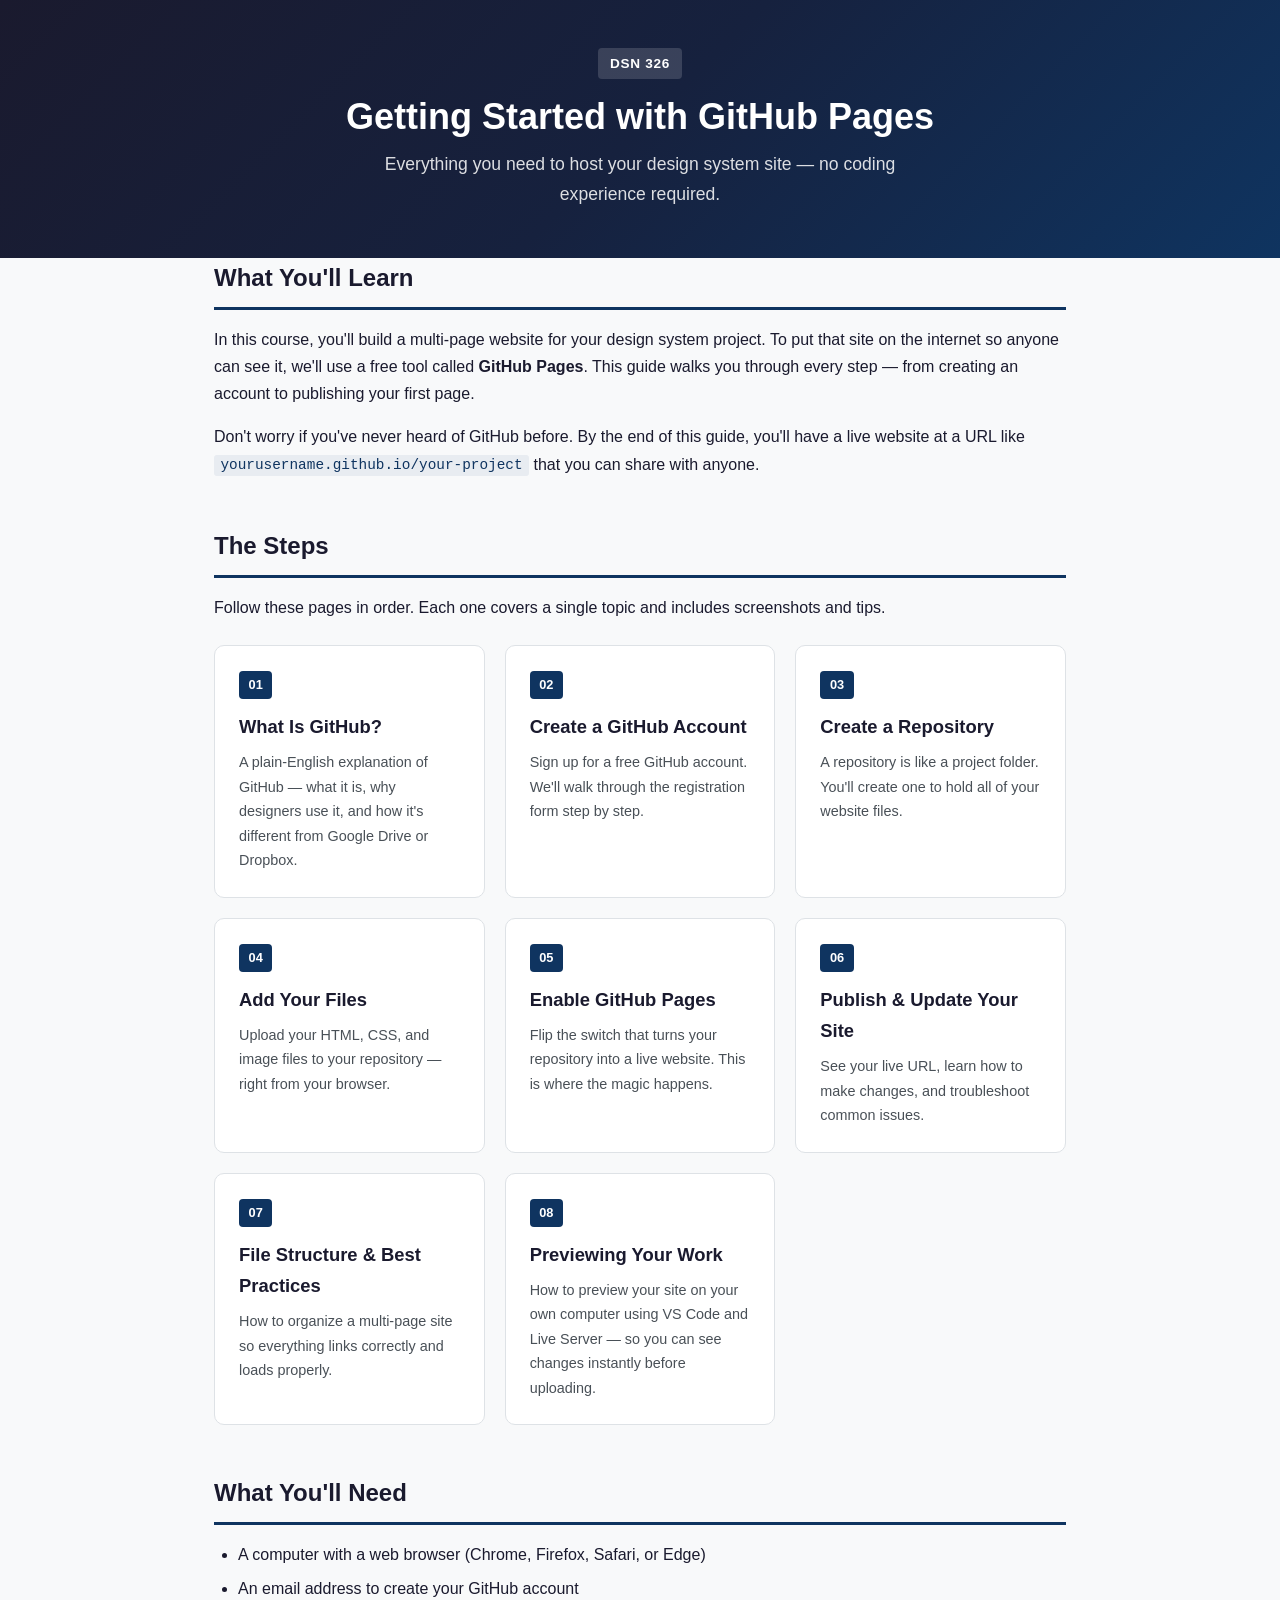
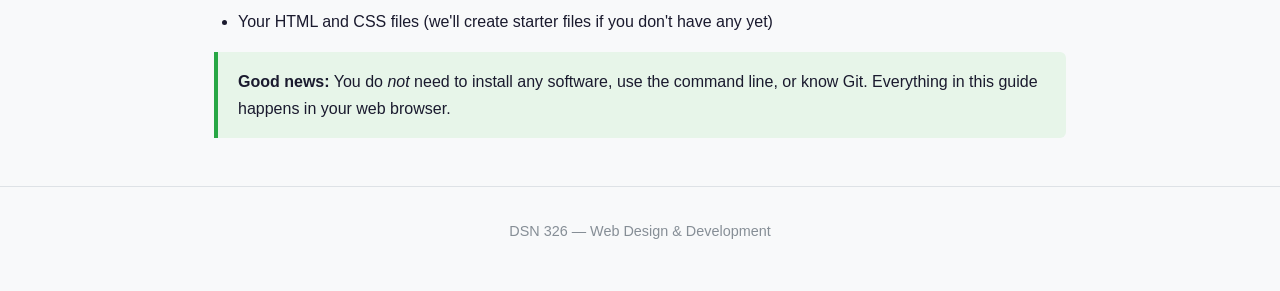
<file: index.html>
<!DOCTYPE html>
<html lang="en">
<head>
  <meta charset="UTF-8">
  <meta name="viewport" content="width=device-width, initial-scale=1.0">
  <title>Getting Started with GitHub Pages — DSN 326</title>
  <link rel="stylesheet" href="style.css">
</head>
<body>
  <header>
    <div class="container">
      <p class="course-label">DSN 326</p>
      <h1>Getting Started with GitHub Pages</h1>
      <p class="subtitle">Everything you need to host your design system site — no coding experience required.</p>
    </div>
  </header>

  <main class="container">

    <section class="intro">
      <h2>What You'll Learn</h2>
      <p>
        In this course, you'll build a multi-page website for your design system project.
        To put that site on the internet so anyone can see it, we'll use a free tool called
        <strong>GitHub Pages</strong>. This guide walks you through every step — from creating
        an account to publishing your first page.
      </p>
      <p>
        Don't worry if you've never heard of GitHub before. By the end of this guide, you'll
        have a live website at a URL like <code>yourusername.github.io/your-project</code>
        that you can share with anyone.
      </p>
    </section>

    <section class="steps-overview">
      <h2>The Steps</h2>
      <p>Follow these pages in order. Each one covers a single topic and includes screenshots and tips.</p>

      <div class="card-grid">

        <a href="01-what-is-github.html" class="step-card">
          <span class="step-number">01</span>
          <h3>What Is GitHub?</h3>
          <p>A plain-English explanation of GitHub — what it is, why designers use it, and how it's different from Google Drive or Dropbox.</p>
        </a>

        <a href="02-create-account.html" class="step-card">
          <span class="step-number">02</span>
          <h3>Create a GitHub Account</h3>
          <p>Sign up for a free GitHub account. We'll walk through the registration form step by step.</p>
        </a>

        <a href="03-create-repository.html" class="step-card">
          <span class="step-number">03</span>
          <h3>Create a Repository</h3>
          <p>A repository is like a project folder. You'll create one to hold all of your website files.</p>
        </a>

        <a href="04-add-files.html" class="step-card">
          <span class="step-number">04</span>
          <h3>Add Your Files</h3>
          <p>Upload your HTML, CSS, and image files to your repository — right from your browser.</p>
        </a>

        <a href="05-enable-github-pages.html" class="step-card">
          <span class="step-number">05</span>
          <h3>Enable GitHub Pages</h3>
          <p>Flip the switch that turns your repository into a live website. This is where the magic happens.</p>
        </a>

        <a href="06-publish-and-update.html" class="step-card">
          <span class="step-number">06</span>
          <h3>Publish &amp; Update Your Site</h3>
          <p>See your live URL, learn how to make changes, and troubleshoot common issues.</p>
        </a>

        <a href="07-file-structure.html" class="step-card">
          <span class="step-number">07</span>
          <h3>File Structure &amp; Best Practices</h3>
          <p>How to organize a multi-page site so everything links correctly and loads properly.</p>
        </a>

        <a href="08-previewing-your-work.html" class="step-card">
          <span class="step-number">08</span>
          <h3>Previewing Your Work</h3>
          <p>How to preview your site on your own computer using VS Code and Live Server — so you can see changes instantly before uploading.</p>
        </a>

      </div>
    </section>

    <section class="requirements">
      <h2>What You'll Need</h2>
      <ul>
        <li>A computer with a web browser (Chrome, Firefox, Safari, or Edge)</li>
        <li>An email address to create your GitHub account</li>
        <li>Your HTML and CSS files (we'll create starter files if you don't have any yet)</li>
      </ul>
      <p class="note">
        <strong>Good news:</strong> You do <em>not</em> need to install any software, use the
        command line, or know Git. Everything in this guide happens in your web browser.
      </p>
    </section>

  </main>

  <footer>
    <div class="container">
      <p>DSN 326 — Web Design &amp; Development</p>
    </div>
  </footer>
</body>
</html>
</file>
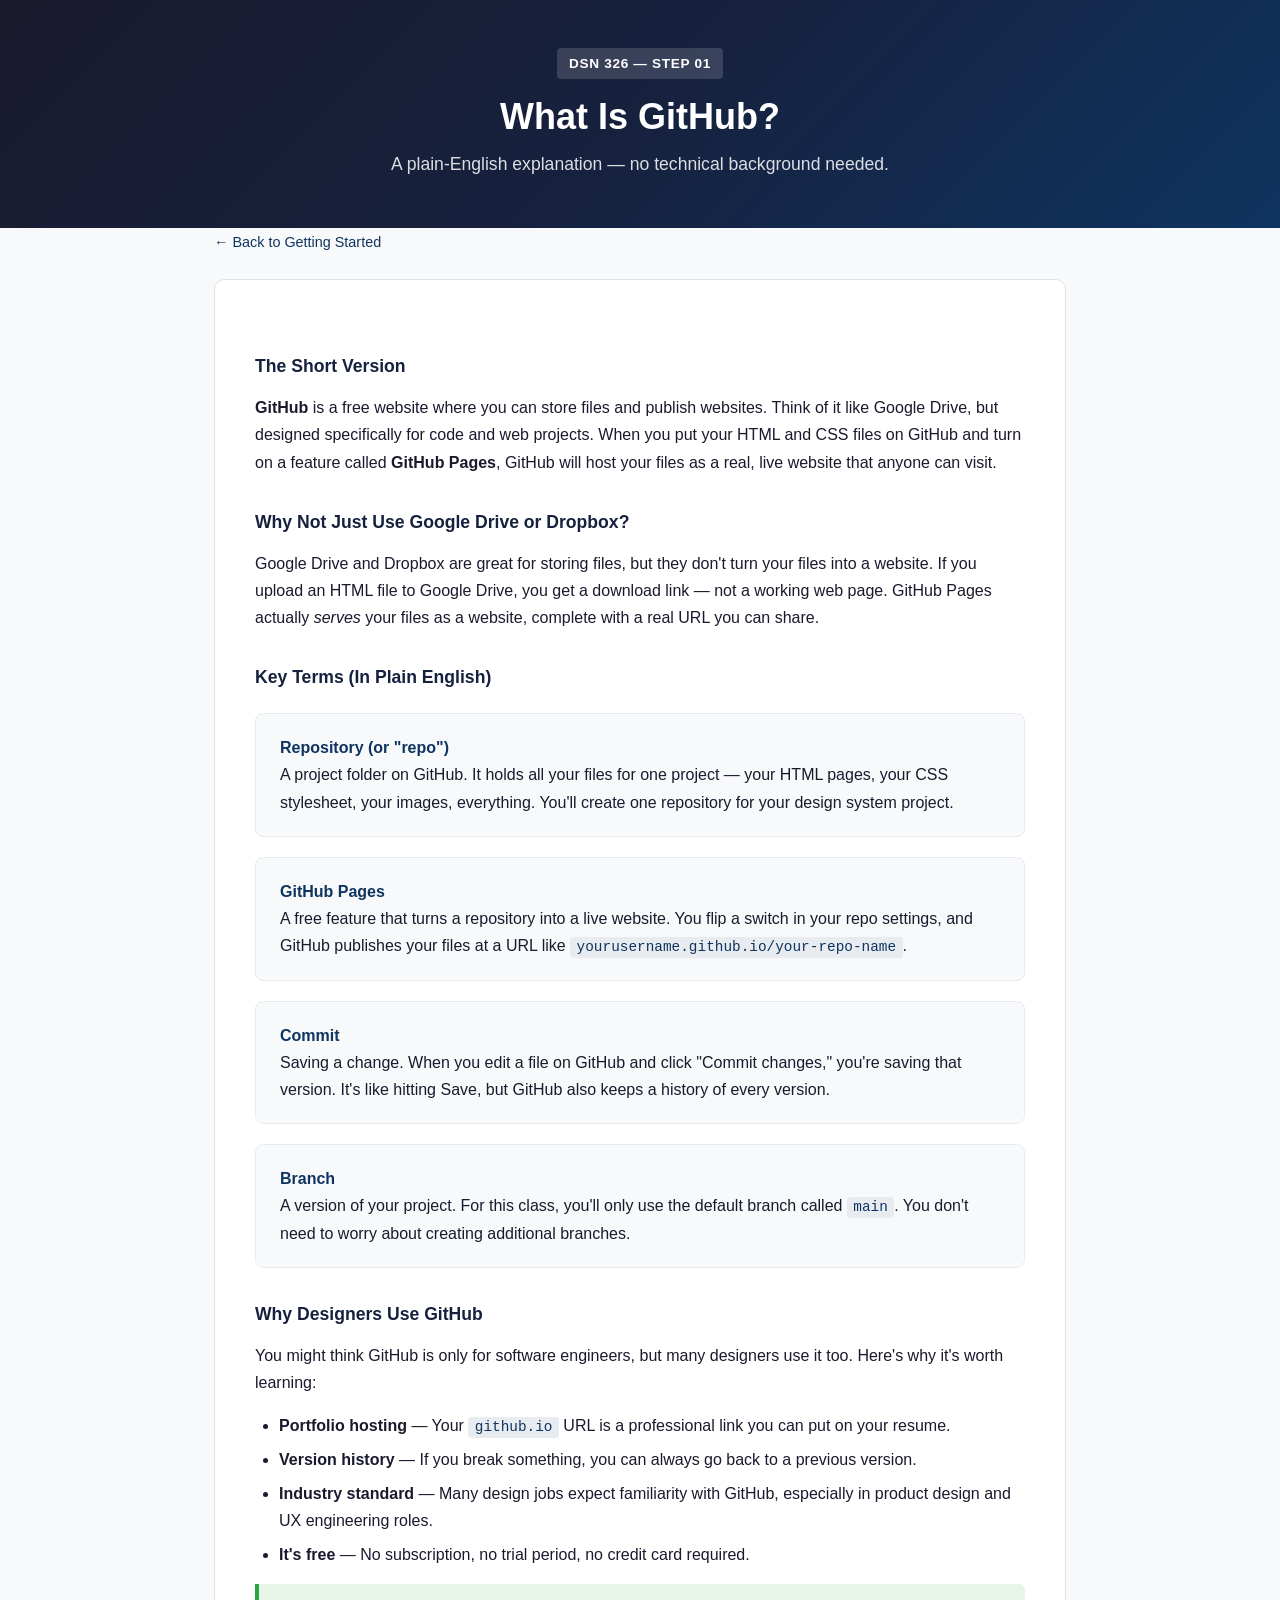
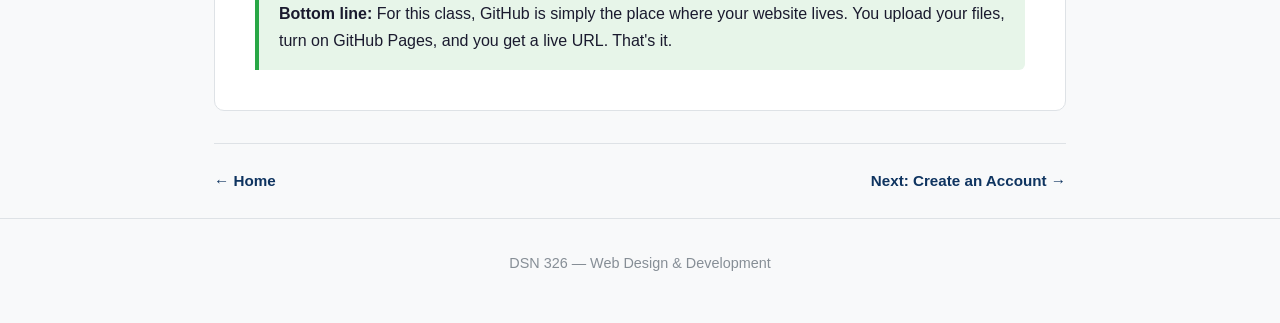
<file: 01-what-is-github.html>
<!DOCTYPE html>
<html lang="en">
<head>
  <meta charset="UTF-8">
  <meta name="viewport" content="width=device-width, initial-scale=1.0">
  <title>What Is GitHub? — DSN 326</title>
  <link rel="stylesheet" href="style.css">
</head>
<body>
  <header>
    <div class="container">
      <p class="course-label">DSN 326 — Step 01</p>
      <h1>What Is GitHub?</h1>
      <p class="subtitle">A plain-English explanation — no technical background needed.</p>
    </div>
  </header>

  <main class="container">
    <div class="breadcrumb">
      <a href="index.html">← Back to Getting Started</a>
    </div>

    <div class="page-content">

      <h3>The Short Version</h3>
      <p>
        <strong>GitHub</strong> is a free website where you can store files and publish websites.
        Think of it like Google Drive, but designed specifically for code and web projects. When
        you put your HTML and CSS files on GitHub and turn on a feature called <strong>GitHub Pages</strong>,
        GitHub will host your files as a real, live website that anyone can visit.
      </p>

      <h3>Why Not Just Use Google Drive or Dropbox?</h3>
      <p>
        Google Drive and Dropbox are great for storing files, but they don't turn your files into
        a website. If you upload an HTML file to Google Drive, you get a download link — not a
        working web page. GitHub Pages actually <em>serves</em> your files as a website, complete
        with a real URL you can share.
      </p>

      <h3>Key Terms (In Plain English)</h3>

      <div class="step-block">
        <strong>Repository (or "repo")</strong><br>
        A project folder on GitHub. It holds all your files for one project — your HTML pages,
        your CSS stylesheet, your images, everything. You'll create one repository for your
        design system project.
      </div>

      <div class="step-block">
        <strong>GitHub Pages</strong><br>
        A free feature that turns a repository into a live website. You flip a switch in your
        repo settings, and GitHub publishes your files at a URL like
        <code>yourusername.github.io/your-repo-name</code>.
      </div>

      <div class="step-block">
        <strong>Commit</strong><br>
        Saving a change. When you edit a file on GitHub and click "Commit changes," you're saving
        that version. It's like hitting Save, but GitHub also keeps a history of every version.
      </div>

      <div class="step-block">
        <strong>Branch</strong><br>
        A version of your project. For this class, you'll only use the default branch called
        <code>main</code>. You don't need to worry about creating additional branches.
      </div>

      <h3>Why Designers Use GitHub</h3>
      <p>
        You might think GitHub is only for software engineers, but many designers use it too.
        Here's why it's worth learning:
      </p>
      <ul>
        <li><strong>Portfolio hosting</strong> — Your <code>github.io</code> URL is a professional link you can put on your resume.</li>
        <li><strong>Version history</strong> — If you break something, you can always go back to a previous version.</li>
        <li><strong>Industry standard</strong> — Many design jobs expect familiarity with GitHub, especially in product design and UX engineering roles.</li>
        <li><strong>It's free</strong> — No subscription, no trial period, no credit card required.</li>
      </ul>

      <div class="note">
        <strong>Bottom line:</strong> For this class, GitHub is simply the place where your website lives.
        You upload your files, turn on GitHub Pages, and you get a live URL. That's it.
      </div>

    </div>

    <nav class="page-nav">
      <a href="index.html">← Home</a>
      <a href="02-create-account.html">Next: Create an Account →</a>
    </nav>
  </main>

  <footer>
    <div class="container">
      <p>DSN 326 — Web Design &amp; Development</p>
    </div>
  </footer>
</body>
</html>
</file>
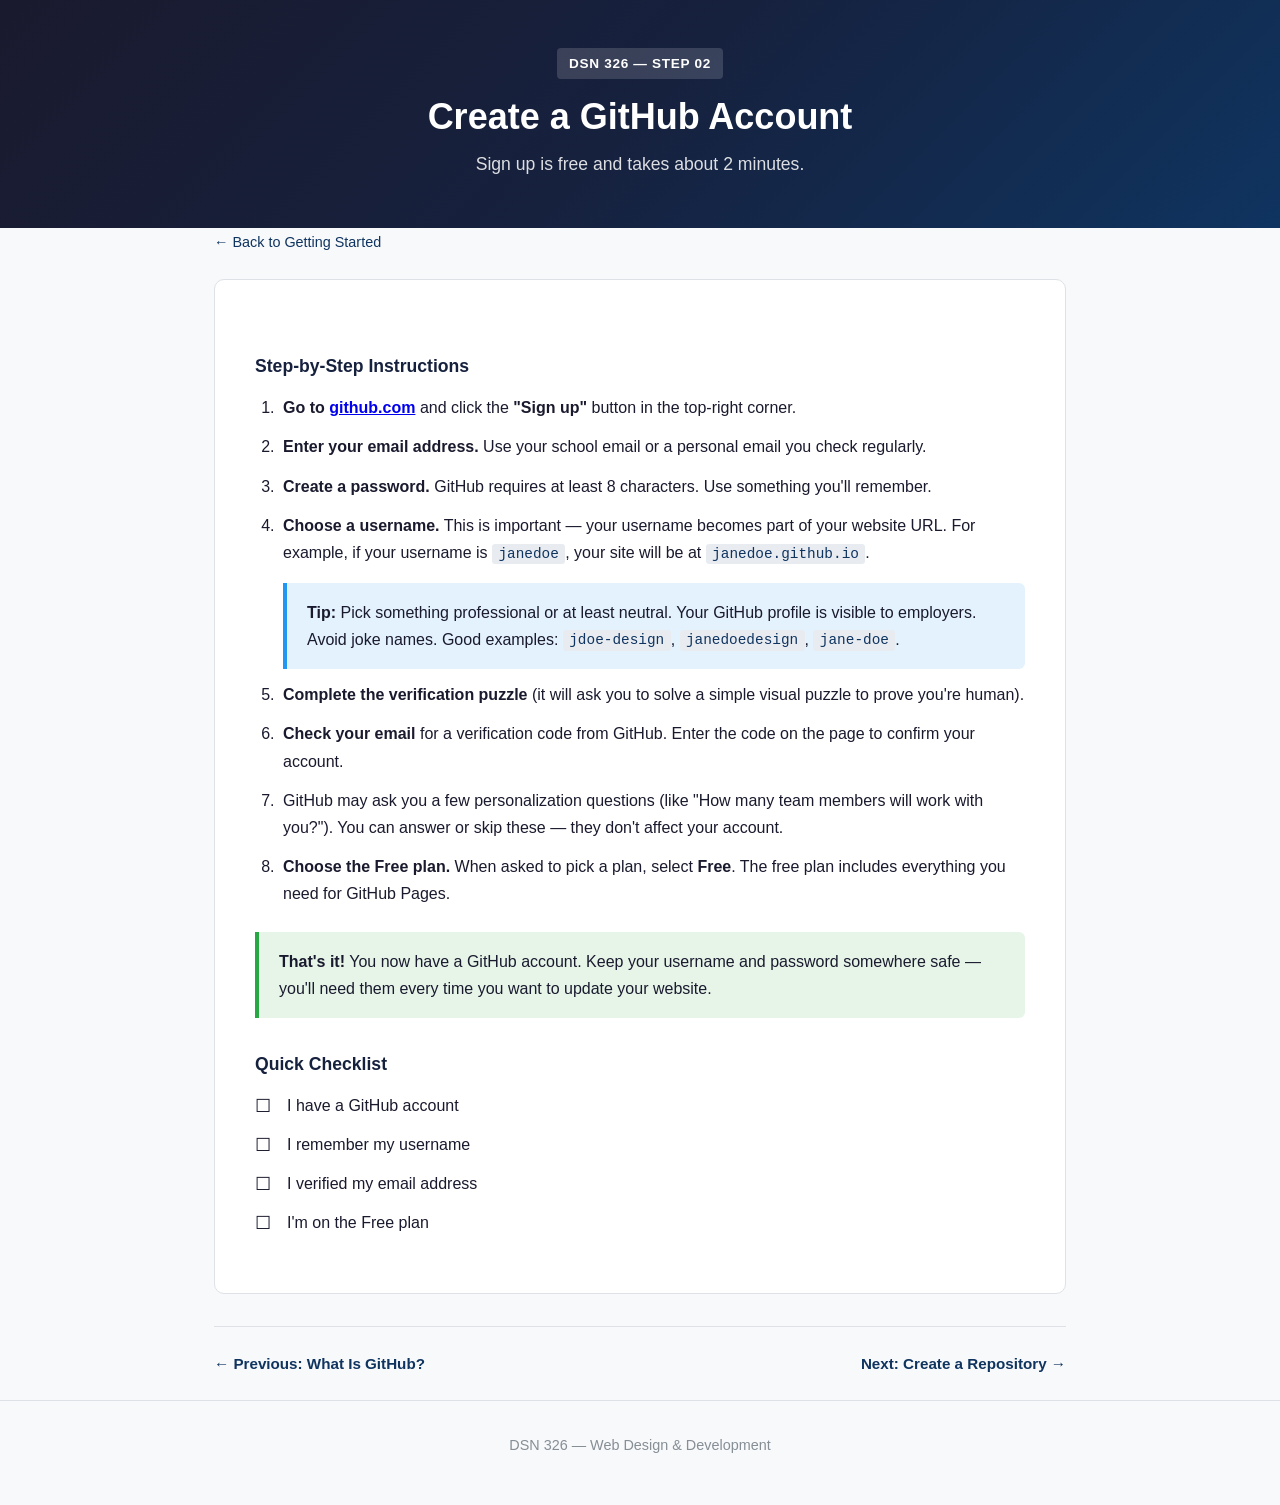
<file: 02-create-account.html>
<!DOCTYPE html>
<html lang="en">
<head>
  <meta charset="UTF-8">
  <meta name="viewport" content="width=device-width, initial-scale=1.0">
  <title>Create a GitHub Account — DSN 326</title>
  <link rel="stylesheet" href="style.css">
</head>
<body>
  <header>
    <div class="container">
      <p class="course-label">DSN 326 — Step 02</p>
      <h1>Create a GitHub Account</h1>
      <p class="subtitle">Sign up is free and takes about 2 minutes.</p>
    </div>
  </header>

  <main class="container">
    <div class="breadcrumb">
      <a href="index.html">← Back to Getting Started</a>
    </div>

    <div class="page-content">

      <h3>Step-by-Step Instructions</h3>

      <ol>
        <li>
          <strong>Go to <a href="https://github.com" target="_blank" rel="noopener">github.com</a></strong>
          and click the <strong>"Sign up"</strong> button in the top-right corner.
        </li>
        <li>
          <strong>Enter your email address.</strong>
          Use your school email or a personal email you check regularly.
        </li>
        <li>
          <strong>Create a password.</strong>
          GitHub requires at least 8 characters. Use something you'll remember.
        </li>
        <li>
          <strong>Choose a username.</strong>
          This is important — your username becomes part of your website URL.
          For example, if your username is <code>janedoe</code>, your site will be at
          <code>janedoe.github.io</code>.

          <div class="tip">
            <strong>Tip:</strong> Pick something professional or at least neutral.
            Your GitHub profile is visible to employers. Avoid joke names.
            Good examples: <code>jdoe-design</code>, <code>janedoedesign</code>, <code>jane-doe</code>.
          </div>
        </li>
        <li>
          <strong>Complete the verification puzzle</strong> (it will ask you to solve a simple visual puzzle to prove you're human).
        </li>
        <li>
          <strong>Check your email</strong> for a verification code from GitHub. Enter the code on the page to confirm your account.
        </li>
        <li>
          GitHub may ask you a few personalization questions (like "How many team members will work with you?"). You can answer or skip these — they don't affect your account.
        </li>
        <li>
          <strong>Choose the Free plan.</strong> When asked to pick a plan, select <strong>Free</strong>.
          The free plan includes everything you need for GitHub Pages.
        </li>
      </ol>

      <div class="note">
        <strong>That's it!</strong> You now have a GitHub account. Keep your username and password somewhere safe — you'll need them every time you want to update your website.
      </div>

      <h3>Quick Checklist</h3>
      <ul class="checklist">
        <li>I have a GitHub account</li>
        <li>I remember my username</li>
        <li>I verified my email address</li>
        <li>I'm on the Free plan</li>
      </ul>

    </div>

    <nav class="page-nav">
      <a href="01-what-is-github.html">← Previous: What Is GitHub?</a>
      <a href="03-create-repository.html">Next: Create a Repository →</a>
    </nav>
  </main>

  <footer>
    <div class="container">
      <p>DSN 326 — Web Design &amp; Development</p>
    </div>
  </footer>
</body>
</html>
</file>
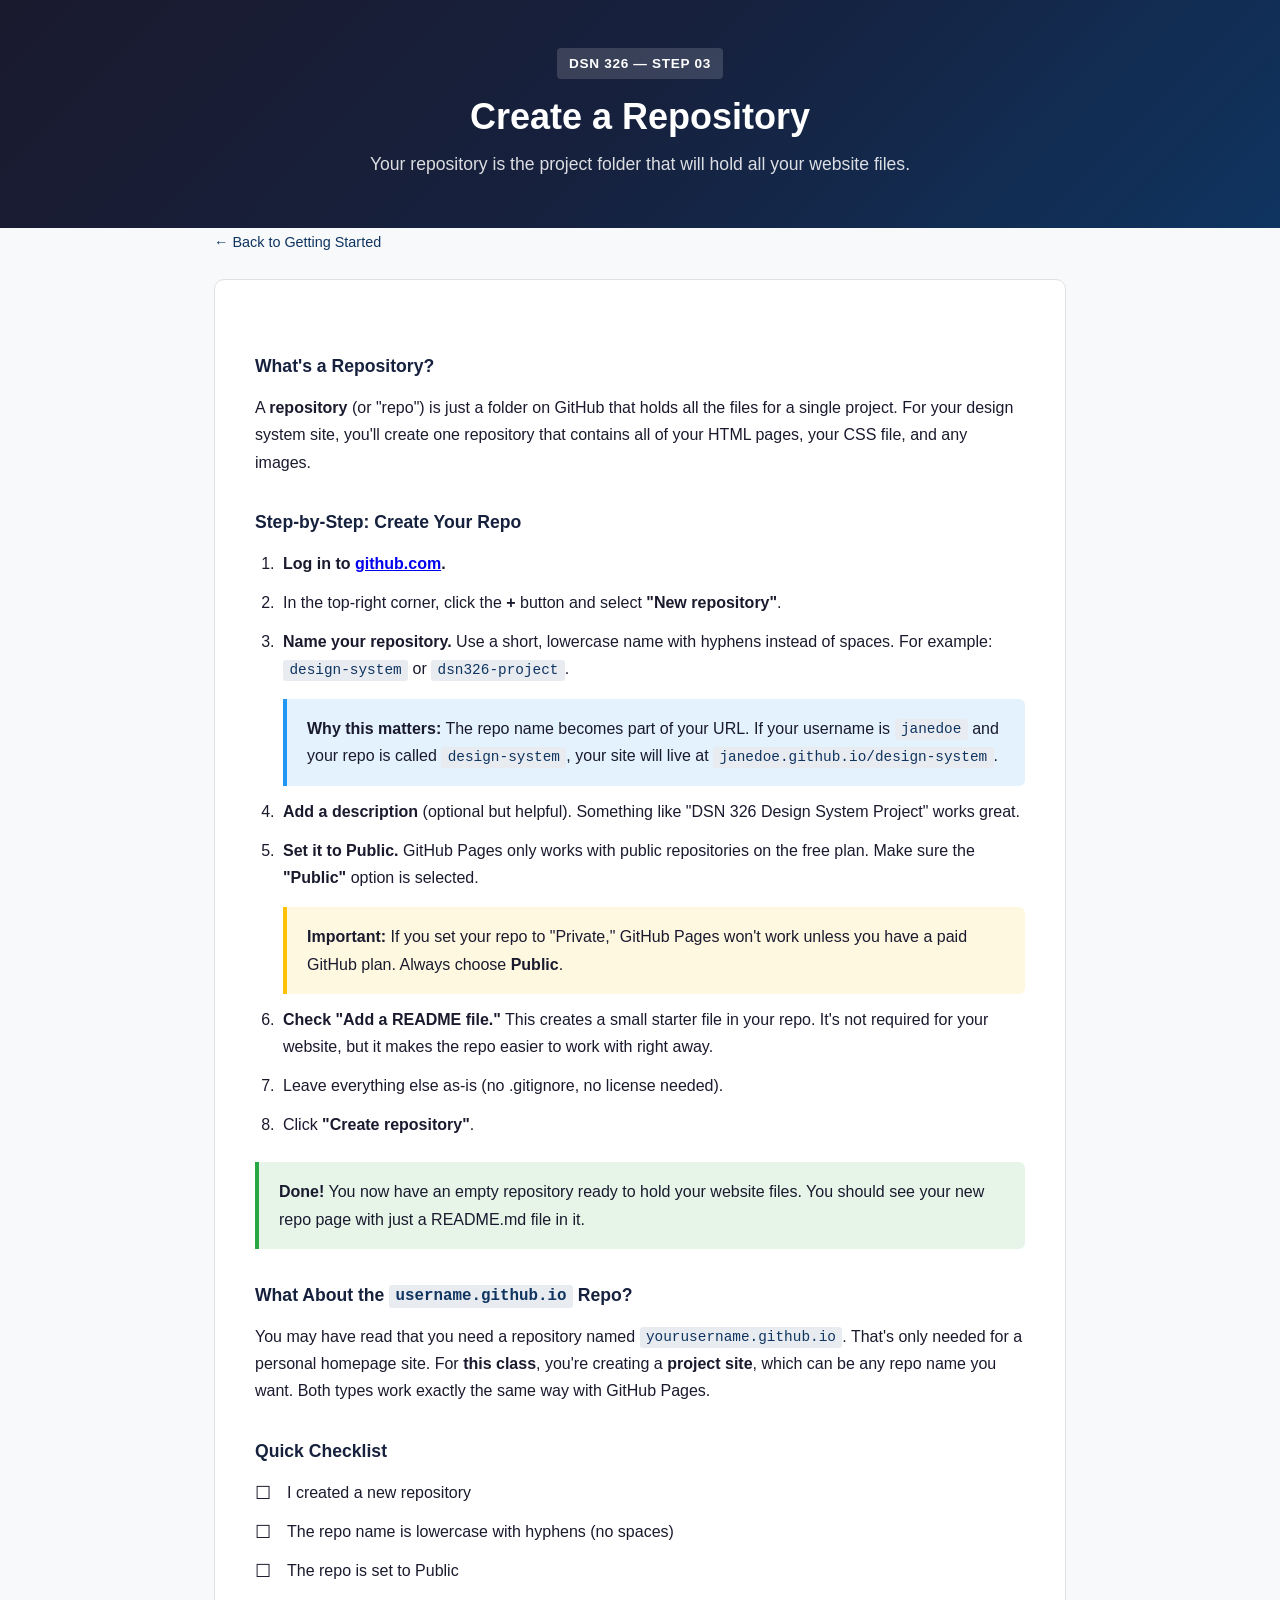
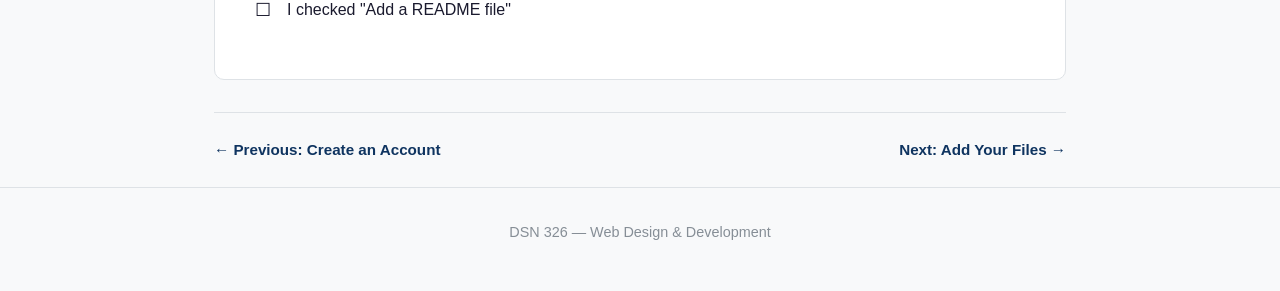
<file: 03-create-repository.html>
<!DOCTYPE html>
<html lang="en">
<head>
  <meta charset="UTF-8">
  <meta name="viewport" content="width=device-width, initial-scale=1.0">
  <title>Create a Repository — DSN 326</title>
  <link rel="stylesheet" href="style.css">
</head>
<body>
  <header>
    <div class="container">
      <p class="course-label">DSN 326 — Step 03</p>
      <h1>Create a Repository</h1>
      <p class="subtitle">Your repository is the project folder that will hold all your website files.</p>
    </div>
  </header>

  <main class="container">
    <div class="breadcrumb">
      <a href="index.html">← Back to Getting Started</a>
    </div>

    <div class="page-content">

      <h3>What's a Repository?</h3>
      <p>
        A <strong>repository</strong> (or "repo") is just a folder on GitHub that holds all the files
        for a single project. For your design system site, you'll create one repository that contains
        all of your HTML pages, your CSS file, and any images.
      </p>

      <h3>Step-by-Step: Create Your Repo</h3>

      <ol>
        <li>
          <strong>Log in to <a href="https://github.com" target="_blank" rel="noopener">github.com</a>.</strong>
        </li>
        <li>
          In the top-right corner, click the <strong>+</strong> button and select
          <strong>"New repository"</strong>.
        </li>
        <li>
          <strong>Name your repository.</strong>
          Use a short, lowercase name with hyphens instead of spaces. For example:
          <code>design-system</code> or <code>dsn326-project</code>.

          <div class="tip">
            <strong>Why this matters:</strong> The repo name becomes part of your URL.
            If your username is <code>janedoe</code> and your repo is called <code>design-system</code>,
            your site will live at <code>janedoe.github.io/design-system</code>.
          </div>
        </li>
        <li>
          <strong>Add a description</strong> (optional but helpful). Something like
          "DSN 326 Design System Project" works great.
        </li>
        <li>
          <strong>Set it to Public.</strong>
          GitHub Pages only works with public repositories on the free plan.
          Make sure the <strong>"Public"</strong> option is selected.

          <div class="warning">
            <strong>Important:</strong> If you set your repo to "Private," GitHub Pages won't work
            unless you have a paid GitHub plan. Always choose <strong>Public</strong>.
          </div>
        </li>
        <li>
          <strong>Check "Add a README file."</strong>
          This creates a small starter file in your repo. It's not required for your website,
          but it makes the repo easier to work with right away.
        </li>
        <li>
          Leave everything else as-is (no .gitignore, no license needed).
        </li>
        <li>
          Click <strong>"Create repository"</strong>.
        </li>
      </ol>

      <div class="note">
        <strong>Done!</strong> You now have an empty repository ready to hold your website files.
        You should see your new repo page with just a README.md file in it.
      </div>

      <h3>What About the <code>username.github.io</code> Repo?</h3>
      <p>
        You may have read that you need a repository named <code>yourusername.github.io</code>.
        That's only needed for a personal homepage site. For <strong>this class</strong>, you're
        creating a <strong>project site</strong>, which can be any repo name you want.
        Both types work exactly the same way with GitHub Pages.
      </p>

      <h3>Quick Checklist</h3>
      <ul class="checklist">
        <li>I created a new repository</li>
        <li>The repo name is lowercase with hyphens (no spaces)</li>
        <li>The repo is set to Public</li>
        <li>I checked "Add a README file"</li>
      </ul>

    </div>

    <nav class="page-nav">
      <a href="02-create-account.html">← Previous: Create an Account</a>
      <a href="04-add-files.html">Next: Add Your Files →</a>
    </nav>
  </main>

  <footer>
    <div class="container">
      <p>DSN 326 — Web Design &amp; Development</p>
    </div>
  </footer>
</body>
</html>
</file>
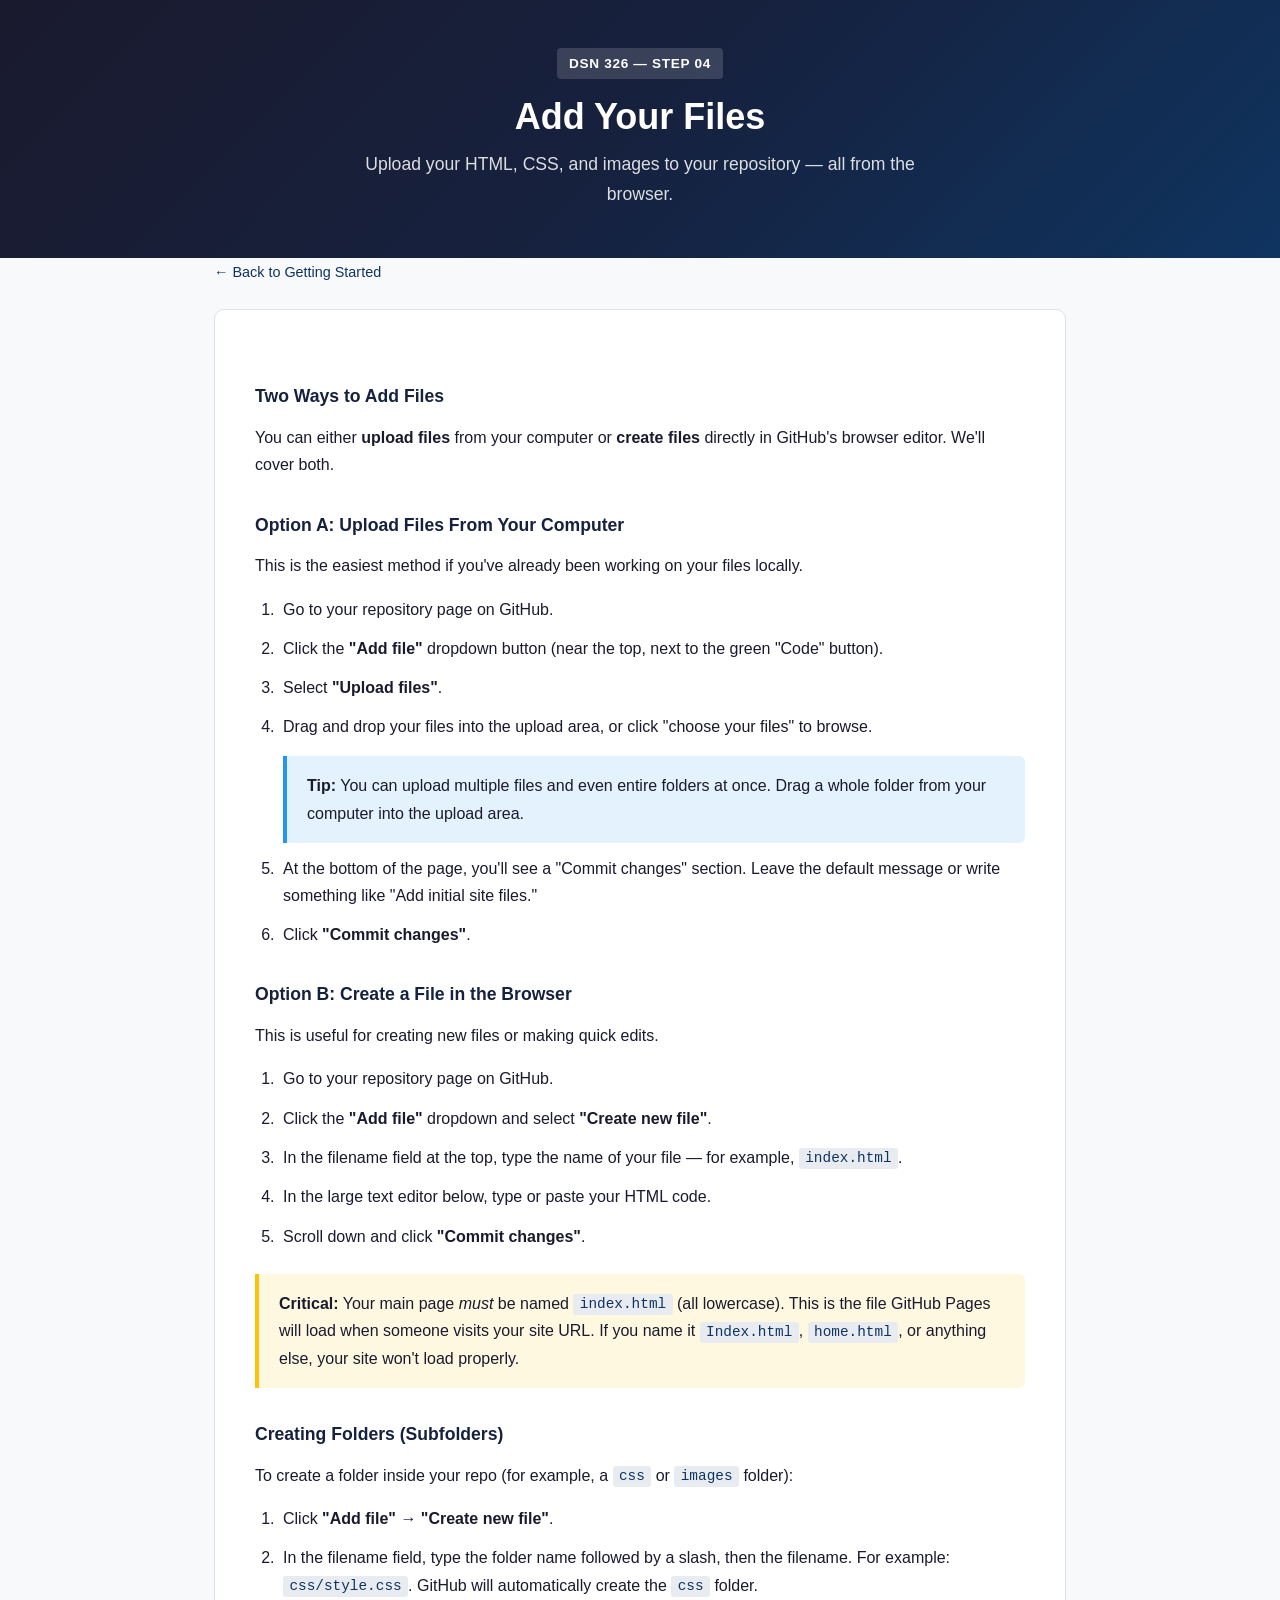
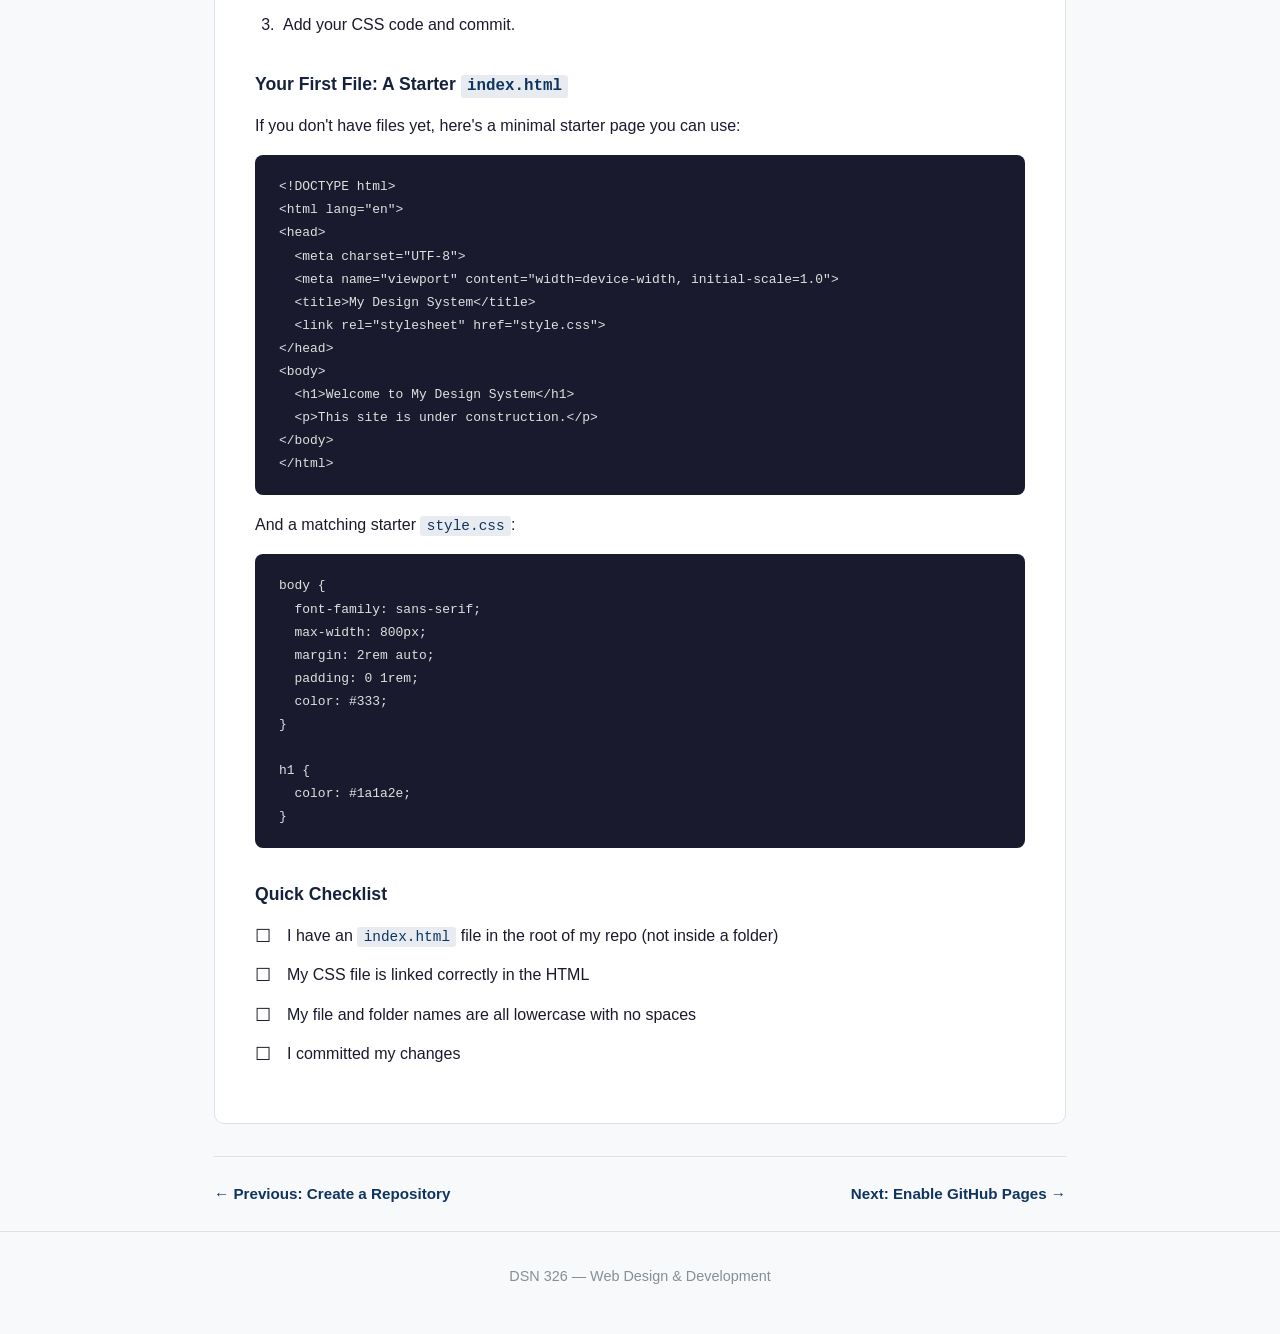
<file: 04-add-files.html>
<!DOCTYPE html>
<html lang="en">
<head>
  <meta charset="UTF-8">
  <meta name="viewport" content="width=device-width, initial-scale=1.0">
  <title>Add Your Files — DSN 326</title>
  <link rel="stylesheet" href="style.css">
</head>
<body>
  <header>
    <div class="container">
      <p class="course-label">DSN 326 — Step 04</p>
      <h1>Add Your Files</h1>
      <p class="subtitle">Upload your HTML, CSS, and images to your repository — all from the browser.</p>
    </div>
  </header>

  <main class="container">
    <div class="breadcrumb">
      <a href="index.html">← Back to Getting Started</a>
    </div>

    <div class="page-content">

      <h3>Two Ways to Add Files</h3>
      <p>
        You can either <strong>upload files</strong> from your computer or <strong>create files</strong>
        directly in GitHub's browser editor. We'll cover both.
      </p>

      <h3>Option A: Upload Files From Your Computer</h3>
      <p>This is the easiest method if you've already been working on your files locally.</p>

      <ol>
        <li>Go to your repository page on GitHub.</li>
        <li>Click the <strong>"Add file"</strong> dropdown button (near the top, next to the green "Code" button).</li>
        <li>Select <strong>"Upload files"</strong>.</li>
        <li>Drag and drop your files into the upload area, or click "choose your files" to browse.
          <div class="tip">
            <strong>Tip:</strong> You can upload multiple files and even entire folders at once.
            Drag a whole folder from your computer into the upload area.
          </div>
        </li>
        <li>At the bottom of the page, you'll see a "Commit changes" section. Leave the default message or write something like "Add initial site files."</li>
        <li>Click <strong>"Commit changes"</strong>.</li>
      </ol>

      <h3>Option B: Create a File in the Browser</h3>
      <p>This is useful for creating new files or making quick edits.</p>

      <ol>
        <li>Go to your repository page on GitHub.</li>
        <li>Click the <strong>"Add file"</strong> dropdown and select <strong>"Create new file"</strong>.</li>
        <li>In the filename field at the top, type the name of your file — for example, <code>index.html</code>.</li>
        <li>In the large text editor below, type or paste your HTML code.</li>
        <li>Scroll down and click <strong>"Commit changes"</strong>.</li>
      </ol>

      <div class="warning">
        <strong>Critical:</strong> Your main page <em>must</em> be named <code>index.html</code>
        (all lowercase). This is the file GitHub Pages will load when someone visits your site URL.
        If you name it <code>Index.html</code>, <code>home.html</code>, or anything else,
        your site won't load properly.
      </div>

      <h3>Creating Folders (Subfolders)</h3>
      <p>
        To create a folder inside your repo (for example, a <code>css</code> or <code>images</code> folder):
      </p>
      <ol>
        <li>Click <strong>"Add file" → "Create new file"</strong>.</li>
        <li>In the filename field, type the folder name followed by a slash, then the filename.
        For example: <code>css/style.css</code>. GitHub will automatically create the <code>css</code> folder.</li>
        <li>Add your CSS code and commit.</li>
      </ol>

      <h3>Your First File: A Starter <code>index.html</code></h3>
      <p>If you don't have files yet, here's a minimal starter page you can use:</p>

<pre><code>&lt;!DOCTYPE html&gt;
&lt;html lang="en"&gt;
&lt;head&gt;
  &lt;meta charset="UTF-8"&gt;
  &lt;meta name="viewport" content="width=device-width, initial-scale=1.0"&gt;
  &lt;title&gt;My Design System&lt;/title&gt;
  &lt;link rel="stylesheet" href="style.css"&gt;
&lt;/head&gt;
&lt;body&gt;
  &lt;h1&gt;Welcome to My Design System&lt;/h1&gt;
  &lt;p&gt;This site is under construction.&lt;/p&gt;
&lt;/body&gt;
&lt;/html&gt;</code></pre>

      <p>And a matching starter <code>style.css</code>:</p>

<pre><code>body {
  font-family: sans-serif;
  max-width: 800px;
  margin: 2rem auto;
  padding: 0 1rem;
  color: #333;
}

h1 {
  color: #1a1a2e;
}</code></pre>

      <h3>Quick Checklist</h3>
      <ul class="checklist">
        <li>I have an <code>index.html</code> file in the root of my repo (not inside a folder)</li>
        <li>My CSS file is linked correctly in the HTML</li>
        <li>My file and folder names are all lowercase with no spaces</li>
        <li>I committed my changes</li>
      </ul>

    </div>

    <nav class="page-nav">
      <a href="03-create-repository.html">← Previous: Create a Repository</a>
      <a href="05-enable-github-pages.html">Next: Enable GitHub Pages →</a>
    </nav>
  </main>

  <footer>
    <div class="container">
      <p>DSN 326 — Web Design &amp; Development</p>
    </div>
  </footer>
</body>
</html>
</file>
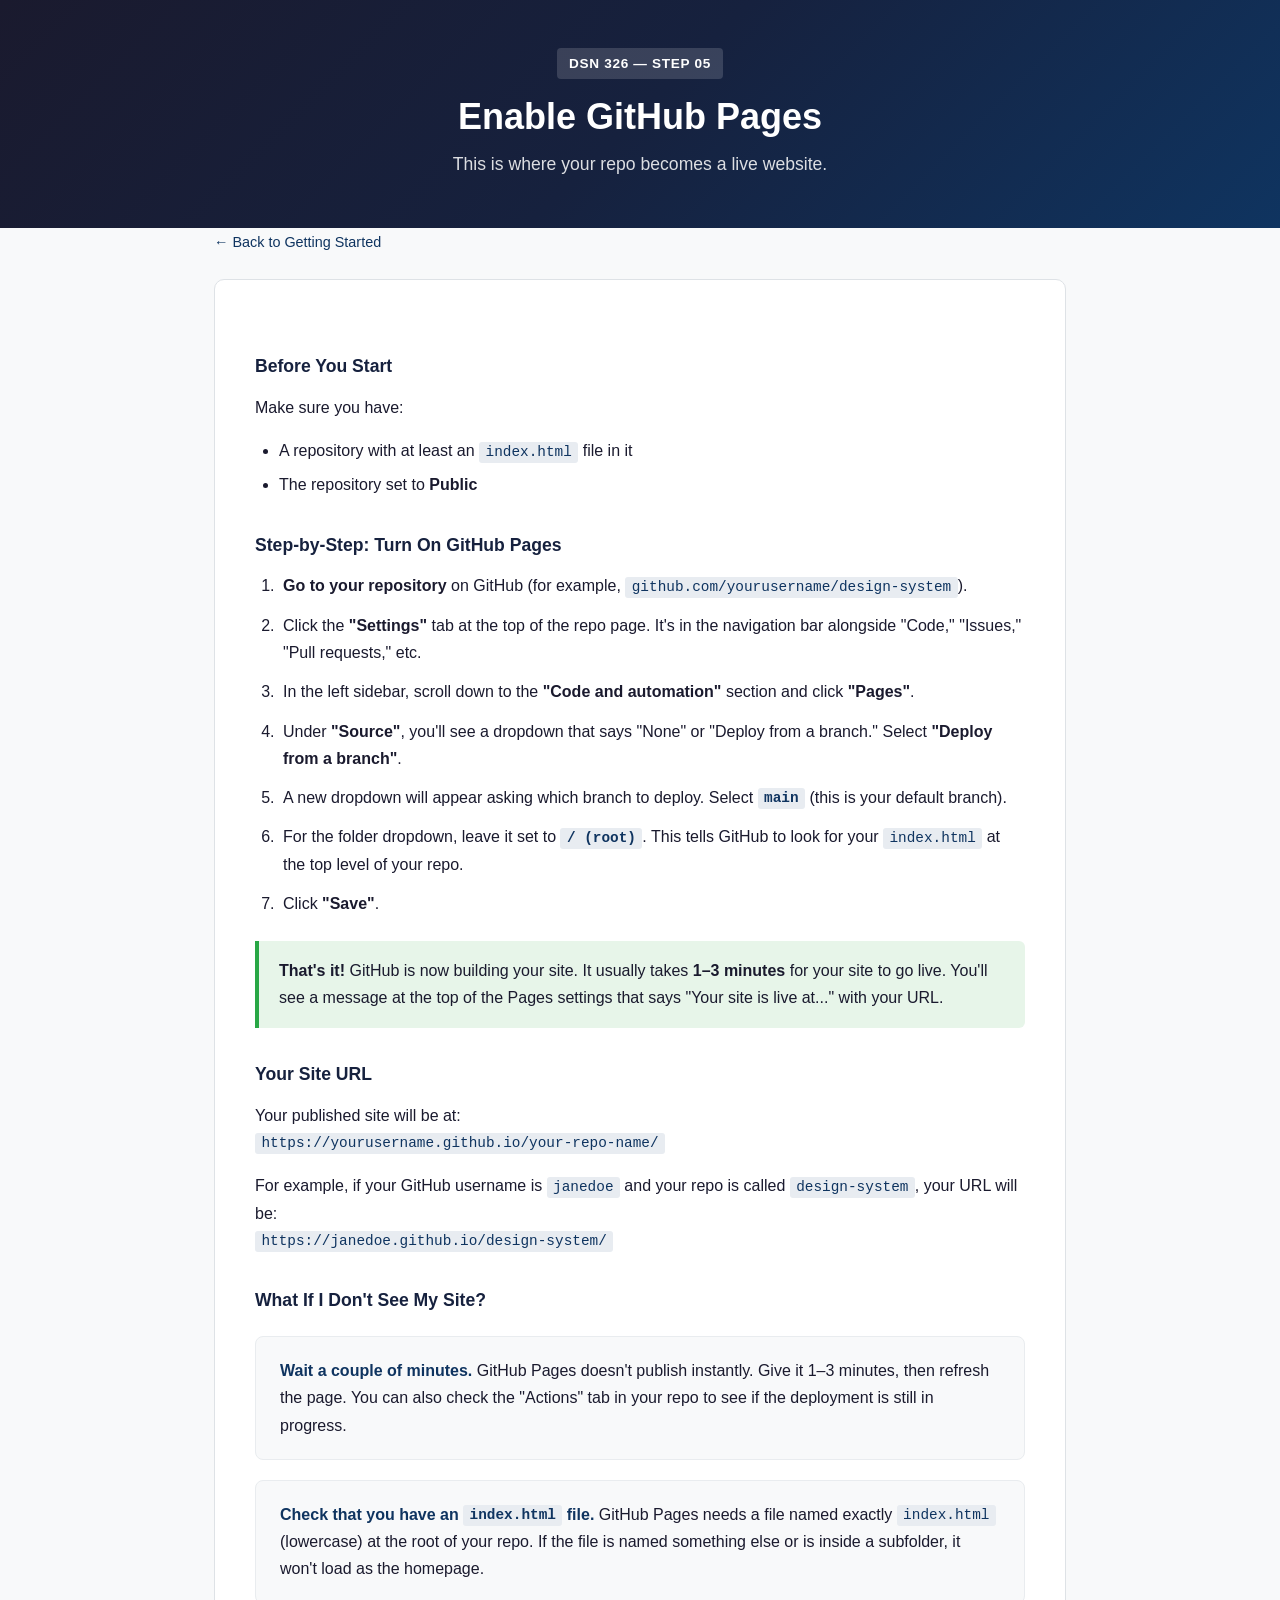
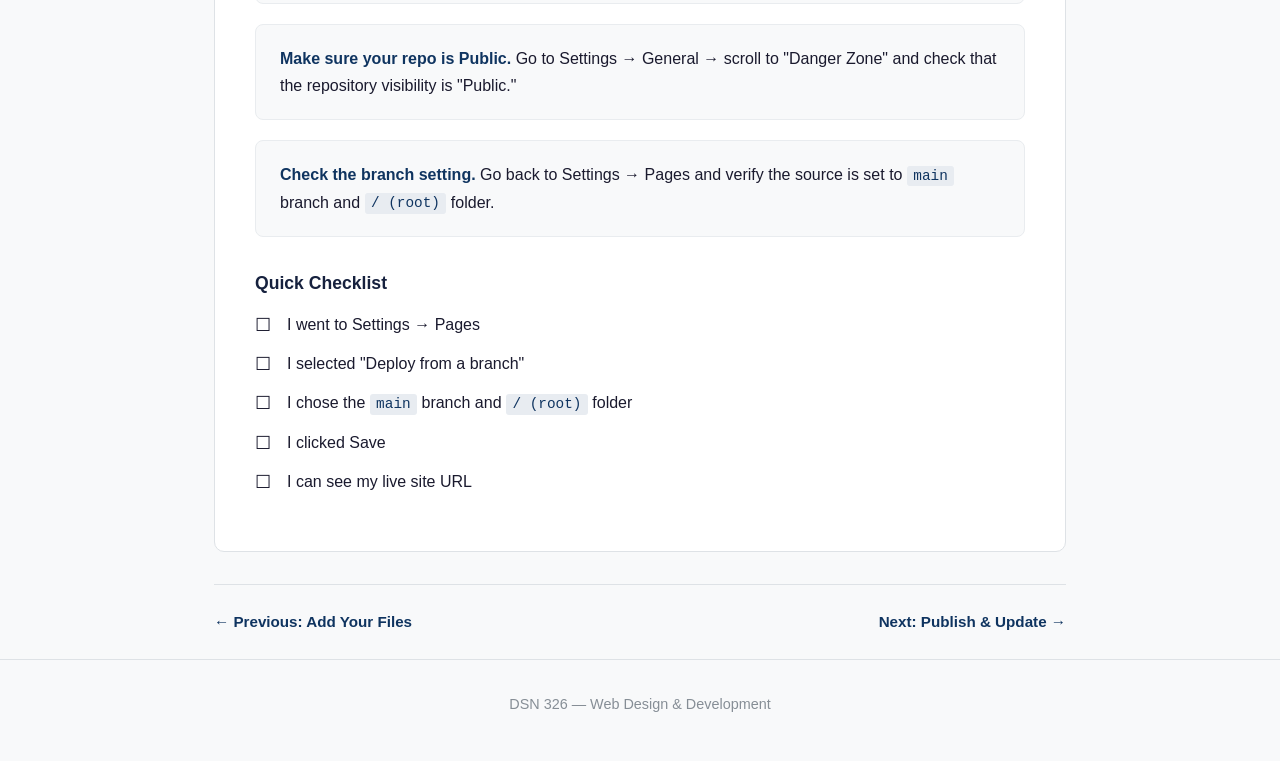
<file: 05-enable-github-pages.html>
<!DOCTYPE html>
<html lang="en">
<head>
  <meta charset="UTF-8">
  <meta name="viewport" content="width=device-width, initial-scale=1.0">
  <title>Enable GitHub Pages — DSN 326</title>
  <link rel="stylesheet" href="style.css">
</head>
<body>
  <header>
    <div class="container">
      <p class="course-label">DSN 326 — Step 05</p>
      <h1>Enable GitHub Pages</h1>
      <p class="subtitle">This is where your repo becomes a live website.</p>
    </div>
  </header>

  <main class="container">
    <div class="breadcrumb">
      <a href="index.html">← Back to Getting Started</a>
    </div>

    <div class="page-content">

      <h3>Before You Start</h3>
      <p>Make sure you have:</p>
      <ul>
        <li>A repository with at least an <code>index.html</code> file in it</li>
        <li>The repository set to <strong>Public</strong></li>
      </ul>

      <h3>Step-by-Step: Turn On GitHub Pages</h3>

      <ol>
        <li>
          <strong>Go to your repository</strong> on GitHub (for example, <code>github.com/yourusername/design-system</code>).
        </li>
        <li>
          Click the <strong>"Settings"</strong> tab at the top of the repo page.
          It's in the navigation bar alongside "Code," "Issues," "Pull requests," etc.
        </li>
        <li>
          In the left sidebar, scroll down to the <strong>"Code and automation"</strong> section
          and click <strong>"Pages"</strong>.
        </li>
        <li>
          Under <strong>"Source"</strong>, you'll see a dropdown that says "None" or "Deploy from a branch."
          Select <strong>"Deploy from a branch"</strong>.
        </li>
        <li>
          A new dropdown will appear asking which branch to deploy.
          Select <strong><code>main</code></strong> (this is your default branch).
        </li>
        <li>
          For the folder dropdown, leave it set to <strong><code>/ (root)</code></strong>.
          This tells GitHub to look for your <code>index.html</code> at the top level of your repo.
        </li>
        <li>
          Click <strong>"Save"</strong>.
        </li>
      </ol>

      <div class="note">
        <strong>That's it!</strong> GitHub is now building your site. It usually takes
        <strong>1–3 minutes</strong> for your site to go live. You'll see a message at the top of
        the Pages settings that says "Your site is live at..." with your URL.
      </div>

      <h3>Your Site URL</h3>
      <p>
        Your published site will be at:<br>
        <code>https://yourusername.github.io/your-repo-name/</code>
      </p>
      <p>
        For example, if your GitHub username is <code>janedoe</code> and your repo is called
        <code>design-system</code>, your URL will be:<br>
        <code>https://janedoe.github.io/design-system/</code>
      </p>

      <h3>What If I Don't See My Site?</h3>
      <div class="step-block">
        <strong>Wait a couple of minutes.</strong>
        GitHub Pages doesn't publish instantly. Give it 1–3 minutes, then refresh the page.
        You can also check the "Actions" tab in your repo to see if the deployment is still in progress.
      </div>
      <div class="step-block">
        <strong>Check that you have an <code>index.html</code> file.</strong>
        GitHub Pages needs a file named exactly <code>index.html</code> (lowercase) at the root of your repo.
        If the file is named something else or is inside a subfolder, it won't load as the homepage.
      </div>
      <div class="step-block">
        <strong>Make sure your repo is Public.</strong>
        Go to Settings → General → scroll to "Danger Zone" and check that the repository visibility is "Public."
      </div>
      <div class="step-block">
        <strong>Check the branch setting.</strong>
        Go back to Settings → Pages and verify the source is set to <code>main</code> branch and <code>/ (root)</code> folder.
      </div>

      <h3>Quick Checklist</h3>
      <ul class="checklist">
        <li>I went to Settings → Pages</li>
        <li>I selected "Deploy from a branch"</li>
        <li>I chose the <code>main</code> branch and <code>/ (root)</code> folder</li>
        <li>I clicked Save</li>
        <li>I can see my live site URL</li>
      </ul>

    </div>

    <nav class="page-nav">
      <a href="04-add-files.html">← Previous: Add Your Files</a>
      <a href="06-publish-and-update.html">Next: Publish &amp; Update →</a>
    </nav>
  </main>

  <footer>
    <div class="container">
      <p>DSN 326 — Web Design &amp; Development</p>
    </div>
  </footer>
</body>
</html>
</file>
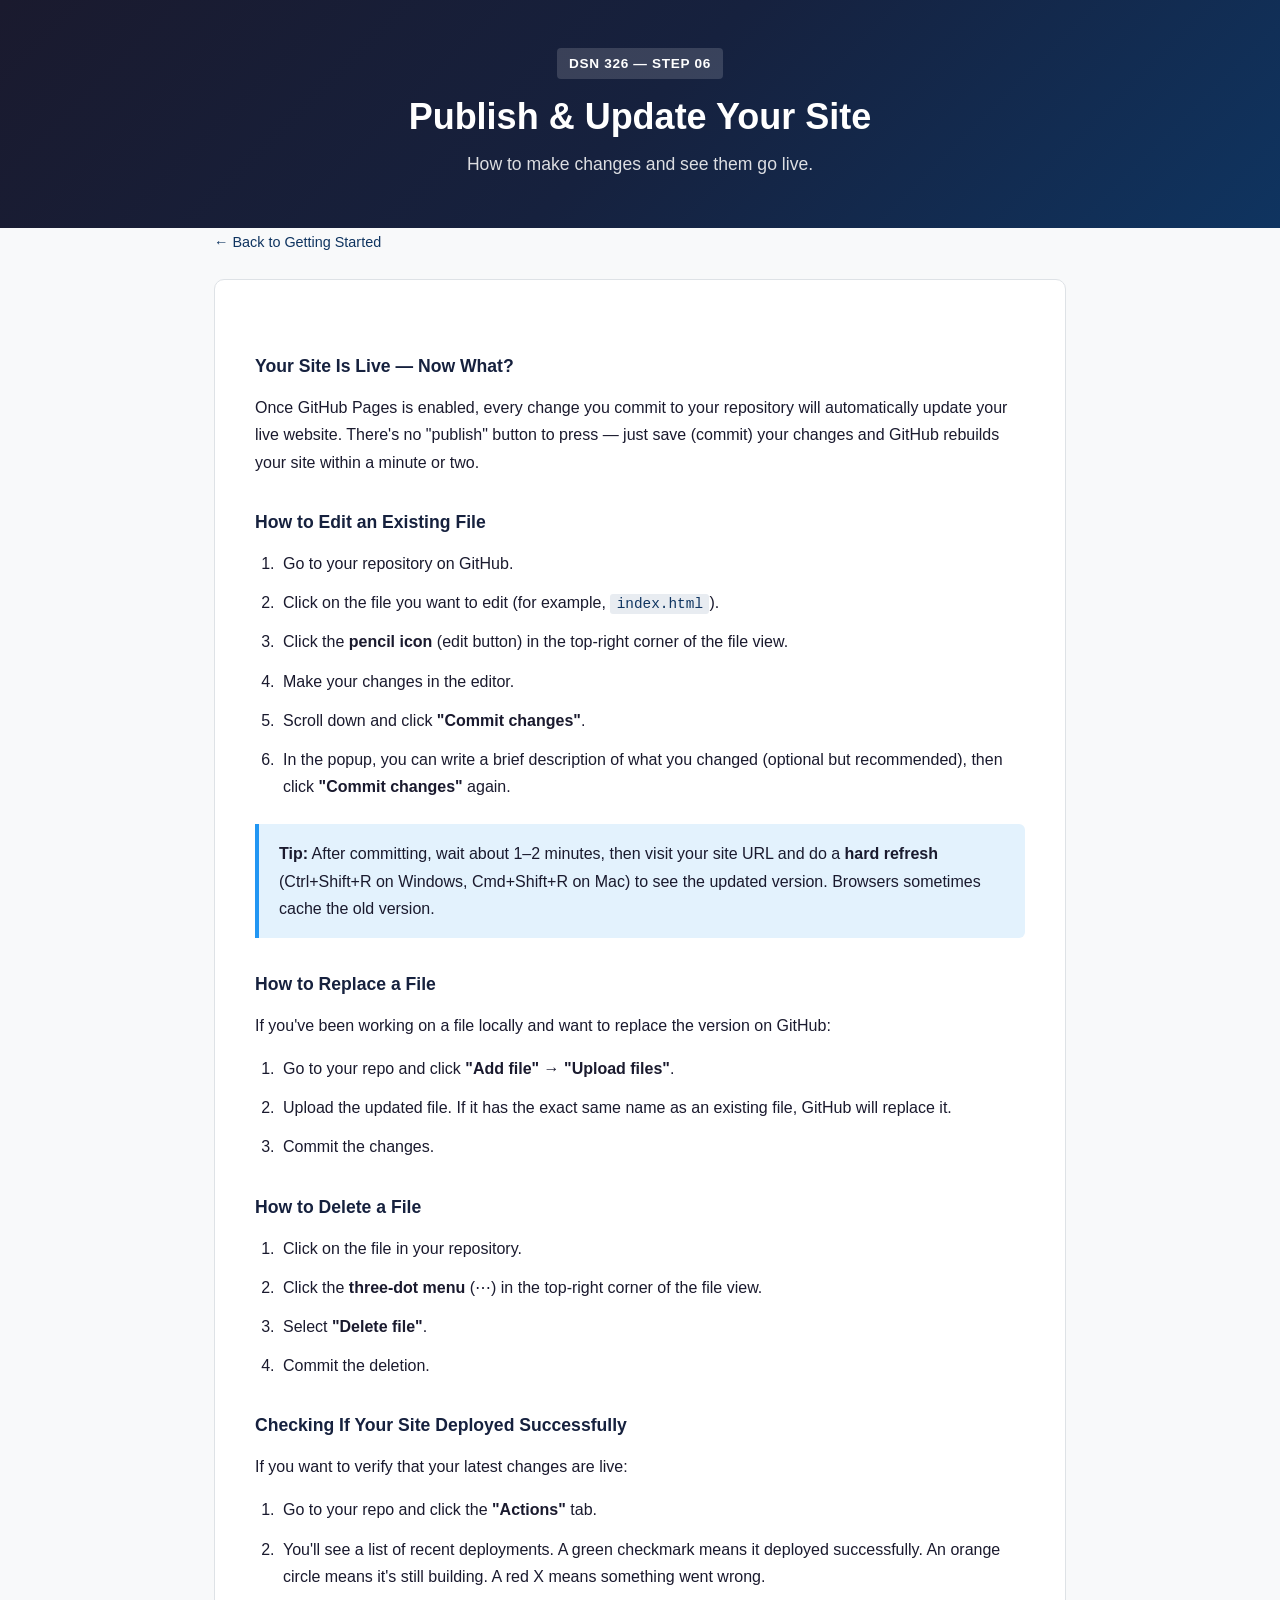
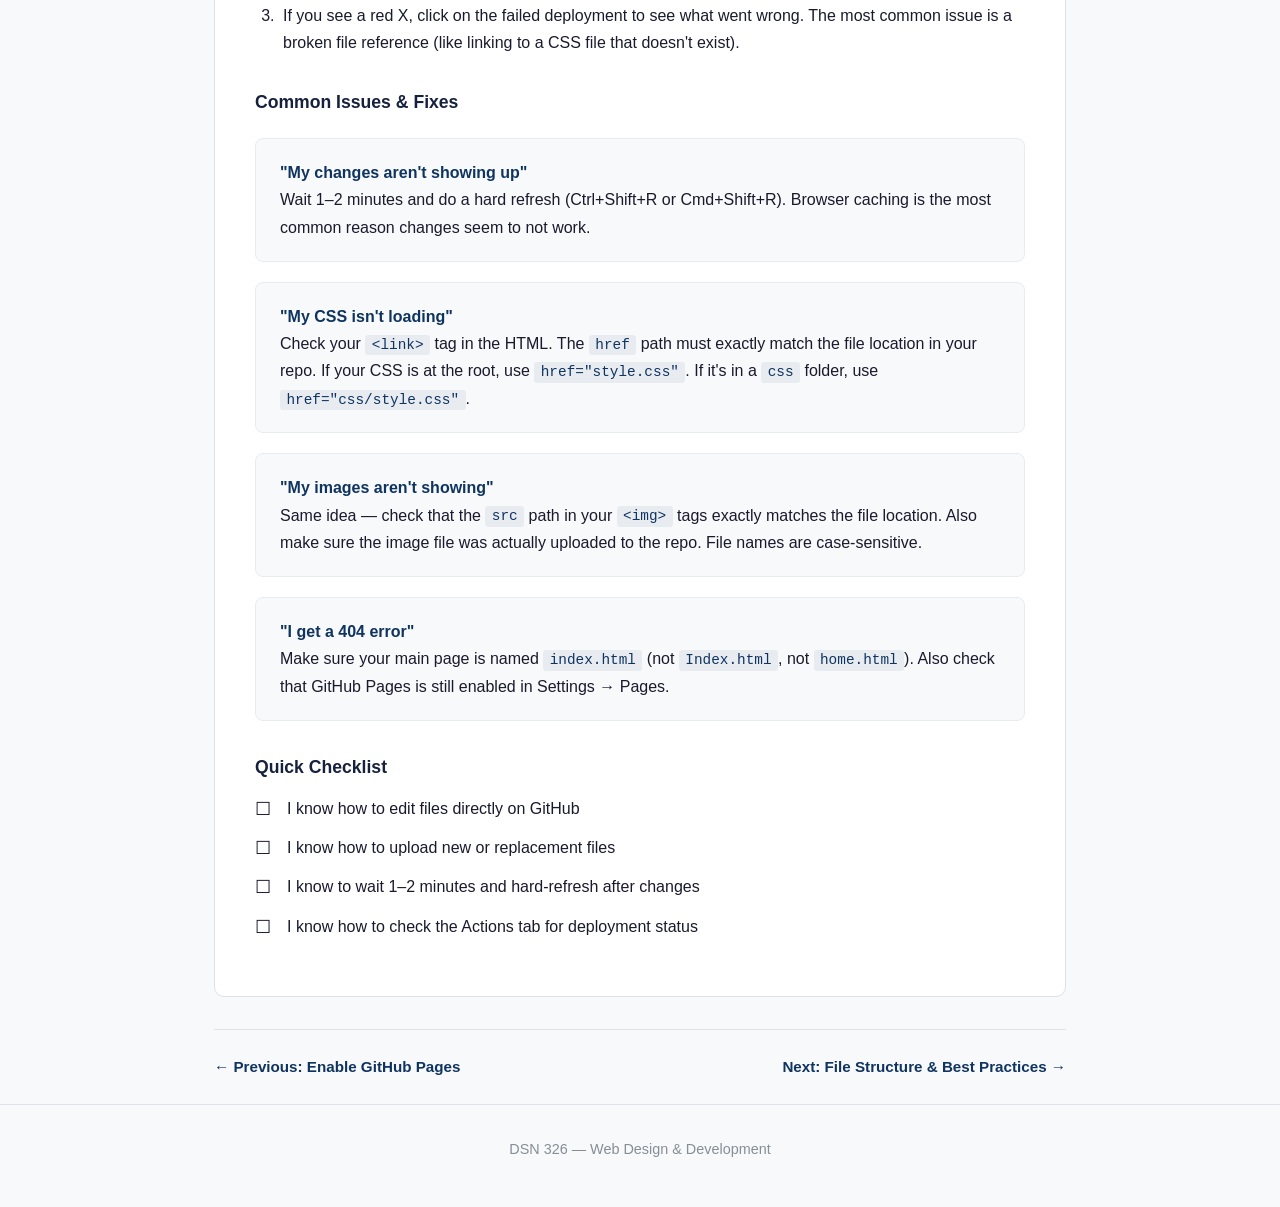
<file: 06-publish-and-update.html>
<!DOCTYPE html>
<html lang="en">
<head>
  <meta charset="UTF-8">
  <meta name="viewport" content="width=device-width, initial-scale=1.0">
  <title>Publish &amp; Update Your Site — DSN 326</title>
  <link rel="stylesheet" href="style.css">
</head>
<body>
  <header>
    <div class="container">
      <p class="course-label">DSN 326 — Step 06</p>
      <h1>Publish &amp; Update Your Site</h1>
      <p class="subtitle">How to make changes and see them go live.</p>
    </div>
  </header>

  <main class="container">
    <div class="breadcrumb">
      <a href="index.html">← Back to Getting Started</a>
    </div>

    <div class="page-content">

      <h3>Your Site Is Live — Now What?</h3>
      <p>
        Once GitHub Pages is enabled, every change you commit to your repository will
        automatically update your live website. There's no "publish" button to press —
        just save (commit) your changes and GitHub rebuilds your site within a minute or two.
      </p>

      <h3>How to Edit an Existing File</h3>
      <ol>
        <li>Go to your repository on GitHub.</li>
        <li>Click on the file you want to edit (for example, <code>index.html</code>).</li>
        <li>Click the <strong>pencil icon</strong> (edit button) in the top-right corner of the file view.</li>
        <li>Make your changes in the editor.</li>
        <li>Scroll down and click <strong>"Commit changes"</strong>.</li>
        <li>In the popup, you can write a brief description of what you changed (optional but recommended), then click <strong>"Commit changes"</strong> again.</li>
      </ol>

      <div class="tip">
        <strong>Tip:</strong> After committing, wait about 1–2 minutes, then visit your site URL
        and do a <strong>hard refresh</strong> (Ctrl+Shift+R on Windows, Cmd+Shift+R on Mac)
        to see the updated version. Browsers sometimes cache the old version.
      </div>

      <h3>How to Replace a File</h3>
      <p>
        If you've been working on a file locally and want to replace the version on GitHub:
      </p>
      <ol>
        <li>Go to your repo and click <strong>"Add file" → "Upload files"</strong>.</li>
        <li>Upload the updated file. If it has the exact same name as an existing file, GitHub will replace it.</li>
        <li>Commit the changes.</li>
      </ol>

      <h3>How to Delete a File</h3>
      <ol>
        <li>Click on the file in your repository.</li>
        <li>Click the <strong>three-dot menu</strong> (⋯) in the top-right corner of the file view.</li>
        <li>Select <strong>"Delete file"</strong>.</li>
        <li>Commit the deletion.</li>
      </ol>

      <h3>Checking If Your Site Deployed Successfully</h3>
      <p>
        If you want to verify that your latest changes are live:
      </p>
      <ol>
        <li>Go to your repo and click the <strong>"Actions"</strong> tab.</li>
        <li>You'll see a list of recent deployments. A green checkmark means it deployed successfully. An orange circle means it's still building. A red X means something went wrong.</li>
        <li>If you see a red X, click on the failed deployment to see what went wrong. The most common issue is a broken file reference (like linking to a CSS file that doesn't exist).</li>
      </ol>

      <h3>Common Issues &amp; Fixes</h3>

      <div class="step-block">
        <strong>"My changes aren't showing up"</strong><br>
        Wait 1–2 minutes and do a hard refresh (Ctrl+Shift+R or Cmd+Shift+R). Browser caching is the most common reason changes seem to not work.
      </div>

      <div class="step-block">
        <strong>"My CSS isn't loading"</strong><br>
        Check your <code>&lt;link&gt;</code> tag in the HTML. The <code>href</code> path must exactly match the file location in your repo. If your CSS is at the root, use <code>href="style.css"</code>. If it's in a <code>css</code> folder, use <code>href="css/style.css"</code>.
      </div>

      <div class="step-block">
        <strong>"My images aren't showing"</strong><br>
        Same idea — check that the <code>src</code> path in your <code>&lt;img&gt;</code> tags exactly matches the file location. Also make sure the image file was actually uploaded to the repo. File names are case-sensitive.
      </div>

      <div class="step-block">
        <strong>"I get a 404 error"</strong><br>
        Make sure your main page is named <code>index.html</code> (not <code>Index.html</code>, not <code>home.html</code>). Also check that GitHub Pages is still enabled in Settings → Pages.
      </div>

      <h3>Quick Checklist</h3>
      <ul class="checklist">
        <li>I know how to edit files directly on GitHub</li>
        <li>I know how to upload new or replacement files</li>
        <li>I know to wait 1–2 minutes and hard-refresh after changes</li>
        <li>I know how to check the Actions tab for deployment status</li>
      </ul>

    </div>

    <nav class="page-nav">
      <a href="05-enable-github-pages.html">← Previous: Enable GitHub Pages</a>
      <a href="07-file-structure.html">Next: File Structure &amp; Best Practices →</a>
    </nav>
  </main>

  <footer>
    <div class="container">
      <p>DSN 326 — Web Design &amp; Development</p>
    </div>
  </footer>
</body>
</html>
</file>
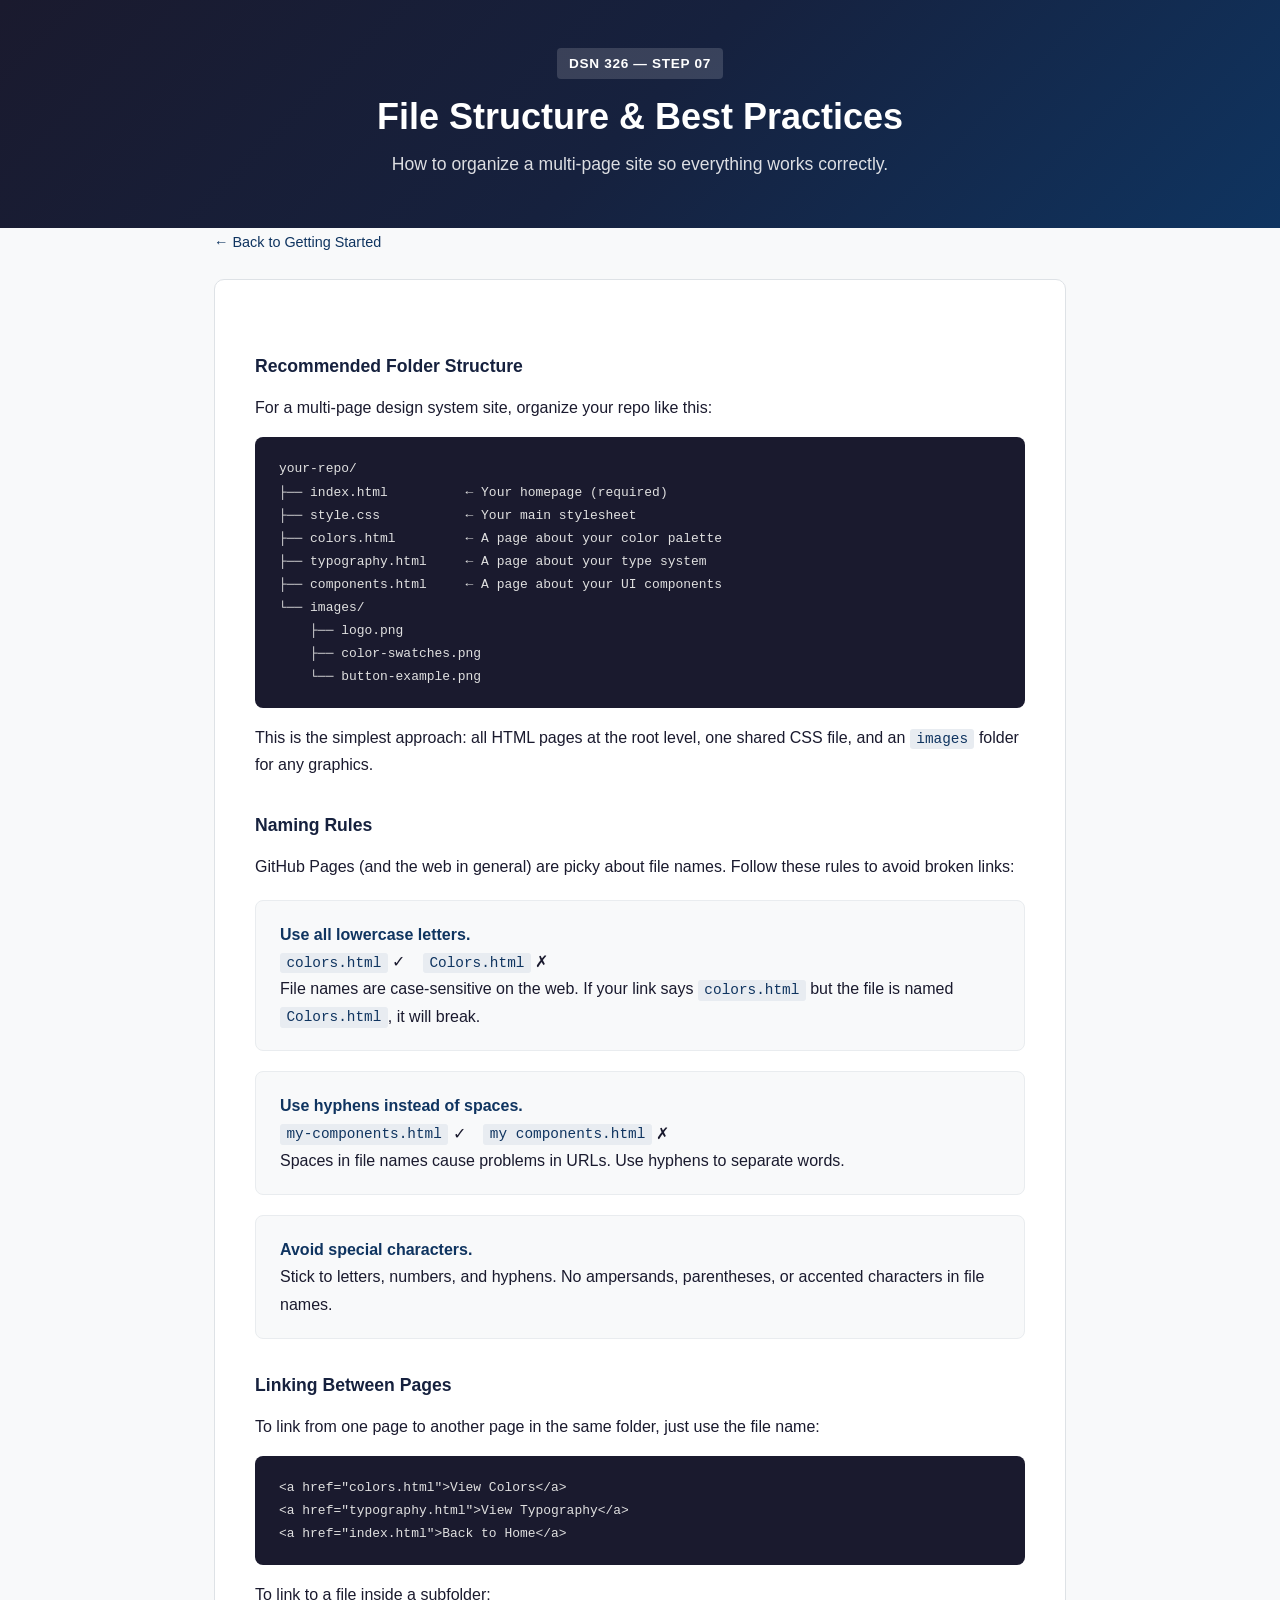
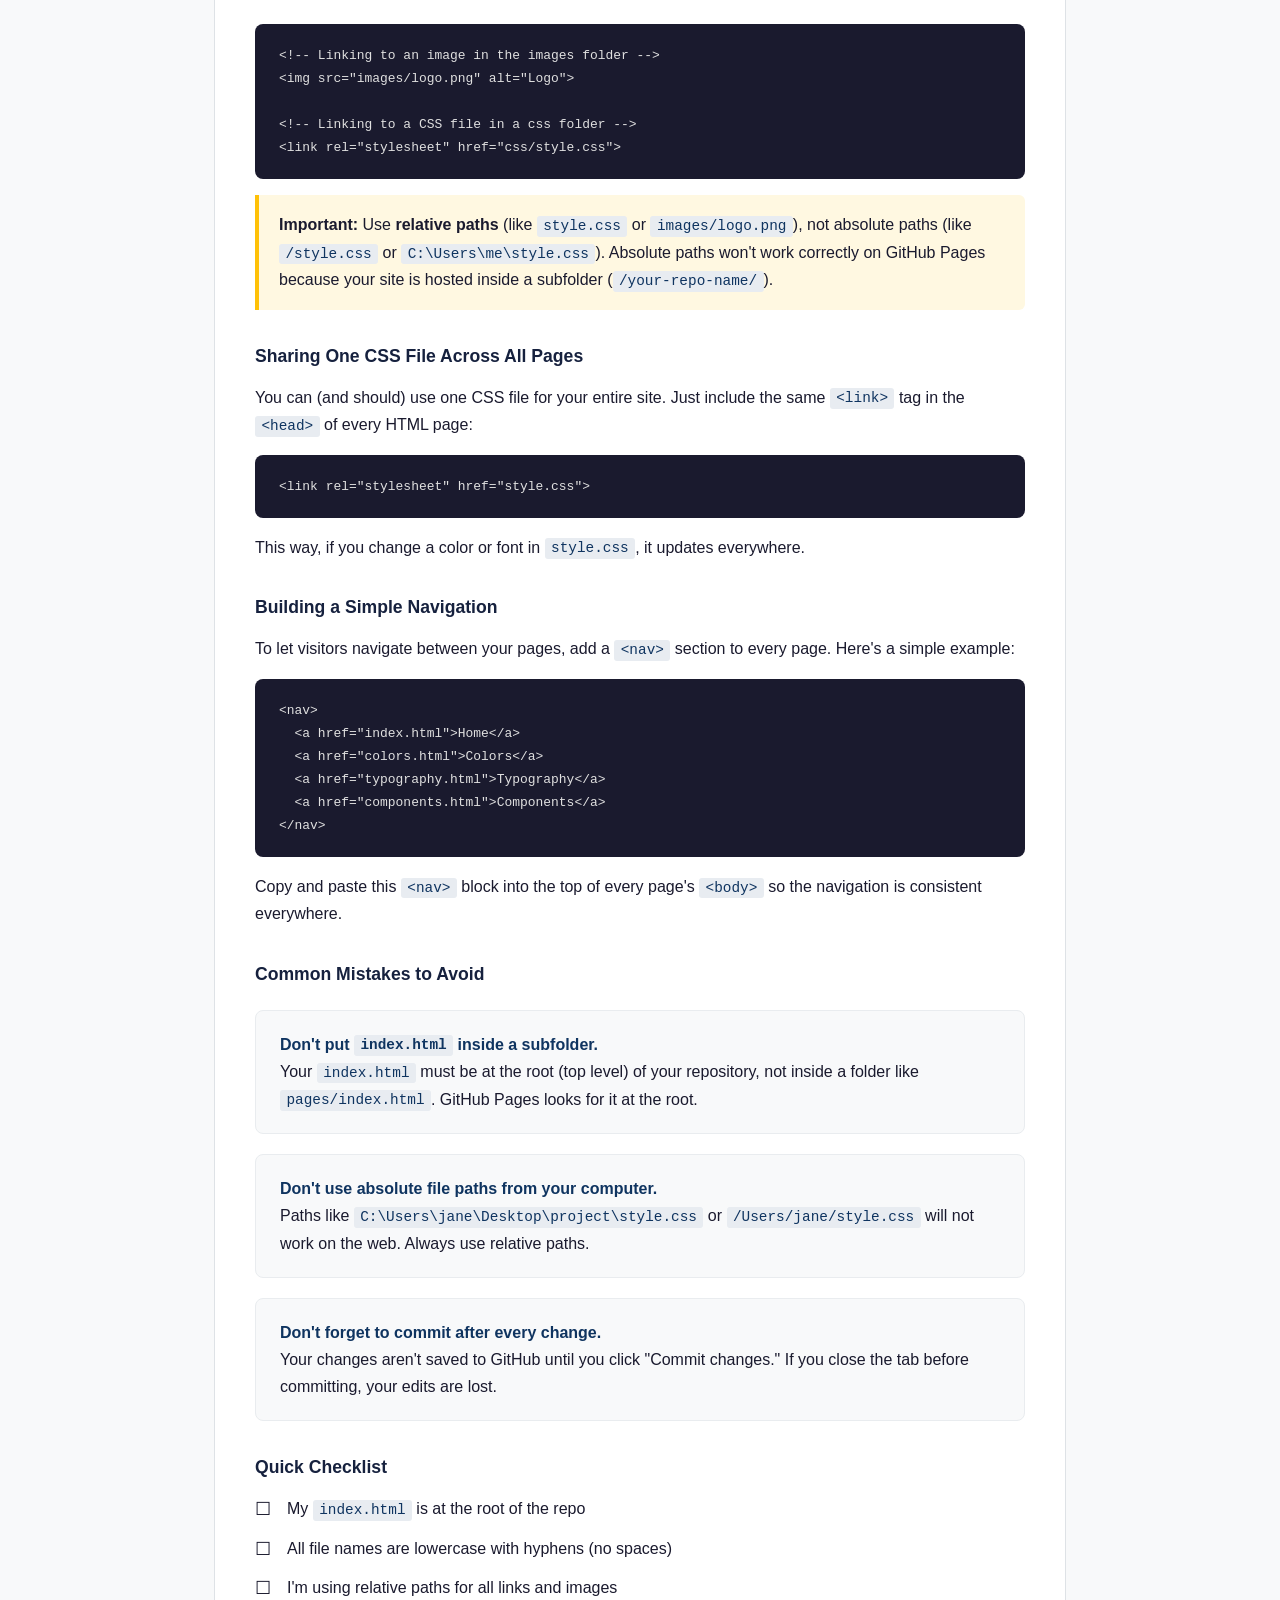
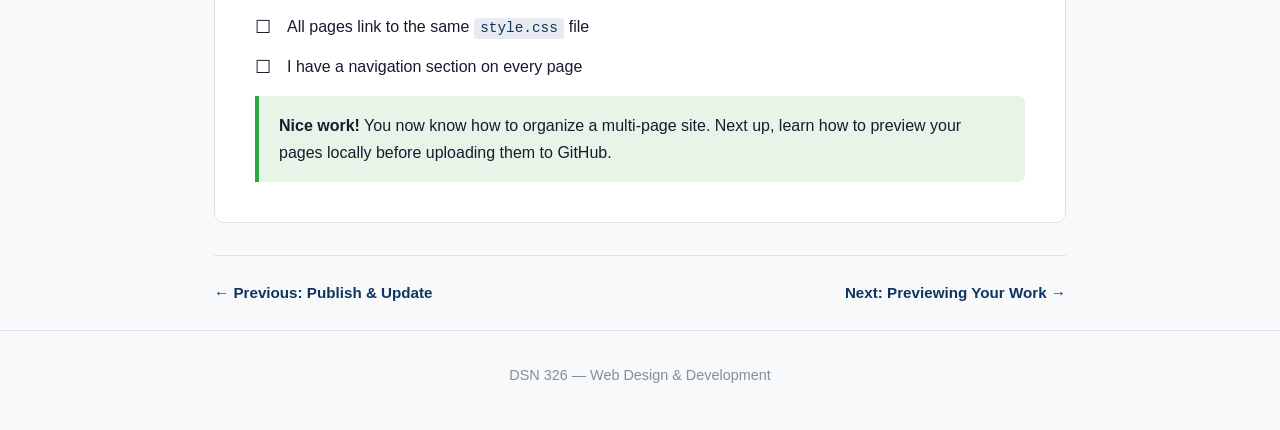
<file: 07-file-structure.html>
<!DOCTYPE html>
<html lang="en">
<head>
  <meta charset="UTF-8">
  <meta name="viewport" content="width=device-width, initial-scale=1.0">
  <title>File Structure &amp; Best Practices — DSN 326</title>
  <link rel="stylesheet" href="style.css">
</head>
<body>
  <header>
    <div class="container">
      <p class="course-label">DSN 326 — Step 07</p>
      <h1>File Structure &amp; Best Practices</h1>
      <p class="subtitle">How to organize a multi-page site so everything works correctly.</p>
    </div>
  </header>

  <main class="container">
    <div class="breadcrumb">
      <a href="index.html">← Back to Getting Started</a>
    </div>

    <div class="page-content">

      <h3>Recommended Folder Structure</h3>
      <p>
        For a multi-page design system site, organize your repo like this:
      </p>

<pre><code>your-repo/
├── index.html          ← Your homepage (required)
├── style.css           ← Your main stylesheet
├── colors.html         ← A page about your color palette
├── typography.html     ← A page about your type system
├── components.html     ← A page about your UI components
└── images/
    ├── logo.png
    ├── color-swatches.png
    └── button-example.png</code></pre>

      <p>
        This is the simplest approach: all HTML pages at the root level, one shared CSS file, and
        an <code>images</code> folder for any graphics.
      </p>

      <h3>Naming Rules</h3>
      <p>GitHub Pages (and the web in general) are picky about file names. Follow these rules to avoid broken links:</p>

      <div class="step-block">
        <strong>Use all lowercase letters.</strong><br>
        <code>colors.html</code> ✓ &nbsp;&nbsp; <code>Colors.html</code> ✗<br>
        File names are case-sensitive on the web. If your link says <code>colors.html</code> but the file is named <code>Colors.html</code>, it will break.
      </div>

      <div class="step-block">
        <strong>Use hyphens instead of spaces.</strong><br>
        <code>my-components.html</code> ✓ &nbsp;&nbsp; <code>my components.html</code> ✗<br>
        Spaces in file names cause problems in URLs. Use hyphens to separate words.
      </div>

      <div class="step-block">
        <strong>Avoid special characters.</strong><br>
        Stick to letters, numbers, and hyphens. No ampersands, parentheses, or accented characters in file names.
      </div>

      <h3>Linking Between Pages</h3>
      <p>
        To link from one page to another page in the same folder, just use the file name:
      </p>

<pre><code>&lt;a href="colors.html"&gt;View Colors&lt;/a&gt;
&lt;a href="typography.html"&gt;View Typography&lt;/a&gt;
&lt;a href="index.html"&gt;Back to Home&lt;/a&gt;</code></pre>

      <p>To link to a file inside a subfolder:</p>

<pre><code>&lt;!-- Linking to an image in the images folder --&gt;
&lt;img src="images/logo.png" alt="Logo"&gt;

&lt;!-- Linking to a CSS file in a css folder --&gt;
&lt;link rel="stylesheet" href="css/style.css"&gt;</code></pre>

      <div class="warning">
        <strong>Important:</strong> Use <strong>relative paths</strong> (like <code>style.css</code> or <code>images/logo.png</code>),
        not absolute paths (like <code>/style.css</code> or <code>C:\Users\me\style.css</code>).
        Absolute paths won't work correctly on GitHub Pages because your site is hosted inside a subfolder
        (<code>/your-repo-name/</code>).
      </div>

      <h3>Sharing One CSS File Across All Pages</h3>
      <p>
        You can (and should) use one CSS file for your entire site. Just include the same
        <code>&lt;link&gt;</code> tag in the <code>&lt;head&gt;</code> of every HTML page:
      </p>

<pre><code>&lt;link rel="stylesheet" href="style.css"&gt;</code></pre>

      <p>
        This way, if you change a color or font in <code>style.css</code>, it updates everywhere.
      </p>

      <h3>Building a Simple Navigation</h3>
      <p>
        To let visitors navigate between your pages, add a <code>&lt;nav&gt;</code> section
        to every page. Here's a simple example:
      </p>

<pre><code>&lt;nav&gt;
  &lt;a href="index.html"&gt;Home&lt;/a&gt;
  &lt;a href="colors.html"&gt;Colors&lt;/a&gt;
  &lt;a href="typography.html"&gt;Typography&lt;/a&gt;
  &lt;a href="components.html"&gt;Components&lt;/a&gt;
&lt;/nav&gt;</code></pre>

      <p>
        Copy and paste this <code>&lt;nav&gt;</code> block into the top of every page's
        <code>&lt;body&gt;</code> so the navigation is consistent everywhere.
      </p>

      <h3>Common Mistakes to Avoid</h3>

      <div class="step-block">
        <strong>Don't put <code>index.html</code> inside a subfolder.</strong><br>
        Your <code>index.html</code> must be at the root (top level) of your repository, not inside a folder like <code>pages/index.html</code>. GitHub Pages looks for it at the root.
      </div>

      <div class="step-block">
        <strong>Don't use absolute file paths from your computer.</strong><br>
        Paths like <code>C:\Users\jane\Desktop\project\style.css</code> or <code>/Users/jane/style.css</code> will not work on the web. Always use relative paths.
      </div>

      <div class="step-block">
        <strong>Don't forget to commit after every change.</strong><br>
        Your changes aren't saved to GitHub until you click "Commit changes." If you close the tab before committing, your edits are lost.
      </div>

      <h3>Quick Checklist</h3>
      <ul class="checklist">
        <li>My <code>index.html</code> is at the root of the repo</li>
        <li>All file names are lowercase with hyphens (no spaces)</li>
        <li>I'm using relative paths for all links and images</li>
        <li>All pages link to the same <code>style.css</code> file</li>
        <li>I have a navigation section on every page</li>
      </ul>

      <div class="note">
        <strong>Nice work!</strong> You now know how to organize a multi-page site. Next up, learn
        how to preview your pages locally before uploading them to GitHub.
      </div>

    </div>

    <nav class="page-nav">
      <a href="06-publish-and-update.html">← Previous: Publish &amp; Update</a>
      <a href="08-previewing-your-work.html">Next: Previewing Your Work →</a>
    </nav>
  </main>

  <footer>
    <div class="container">
      <p>DSN 326 — Web Design &amp; Development</p>
    </div>
  </footer>
</body>
</html>
</file>
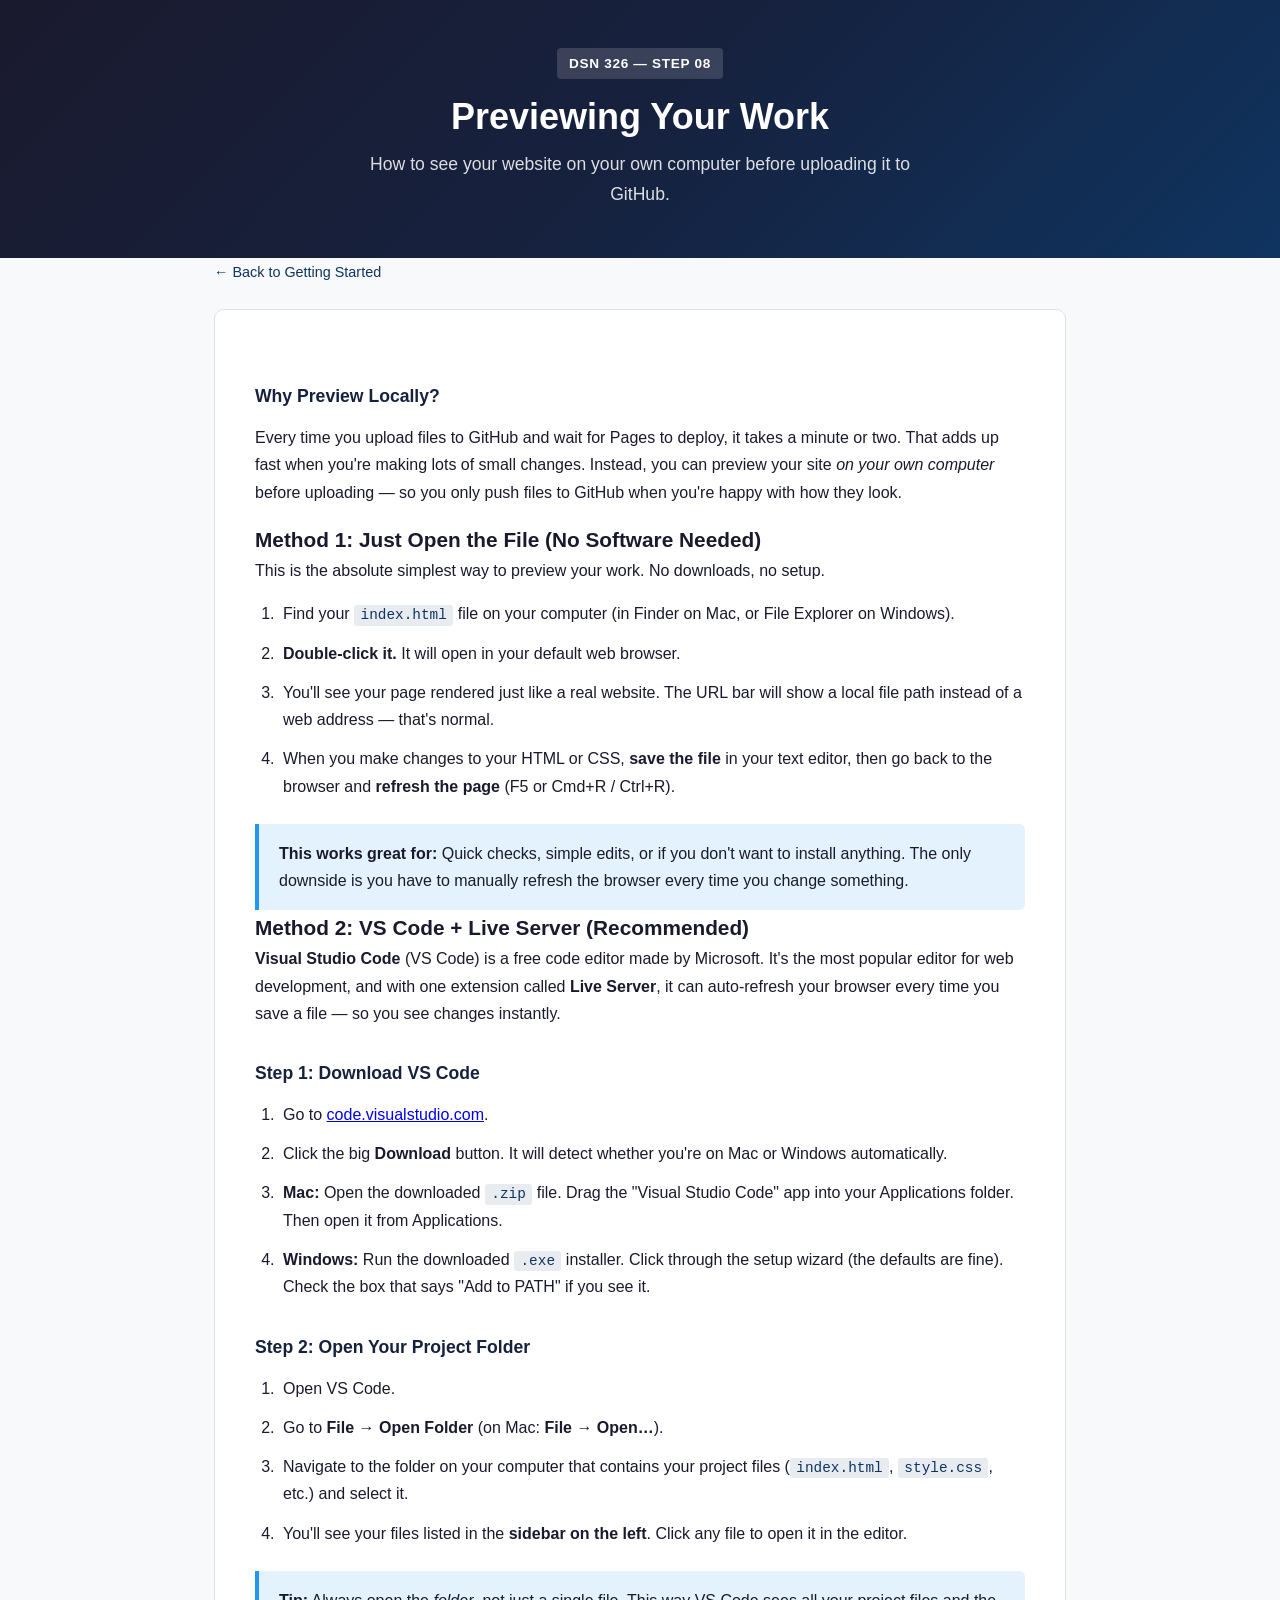
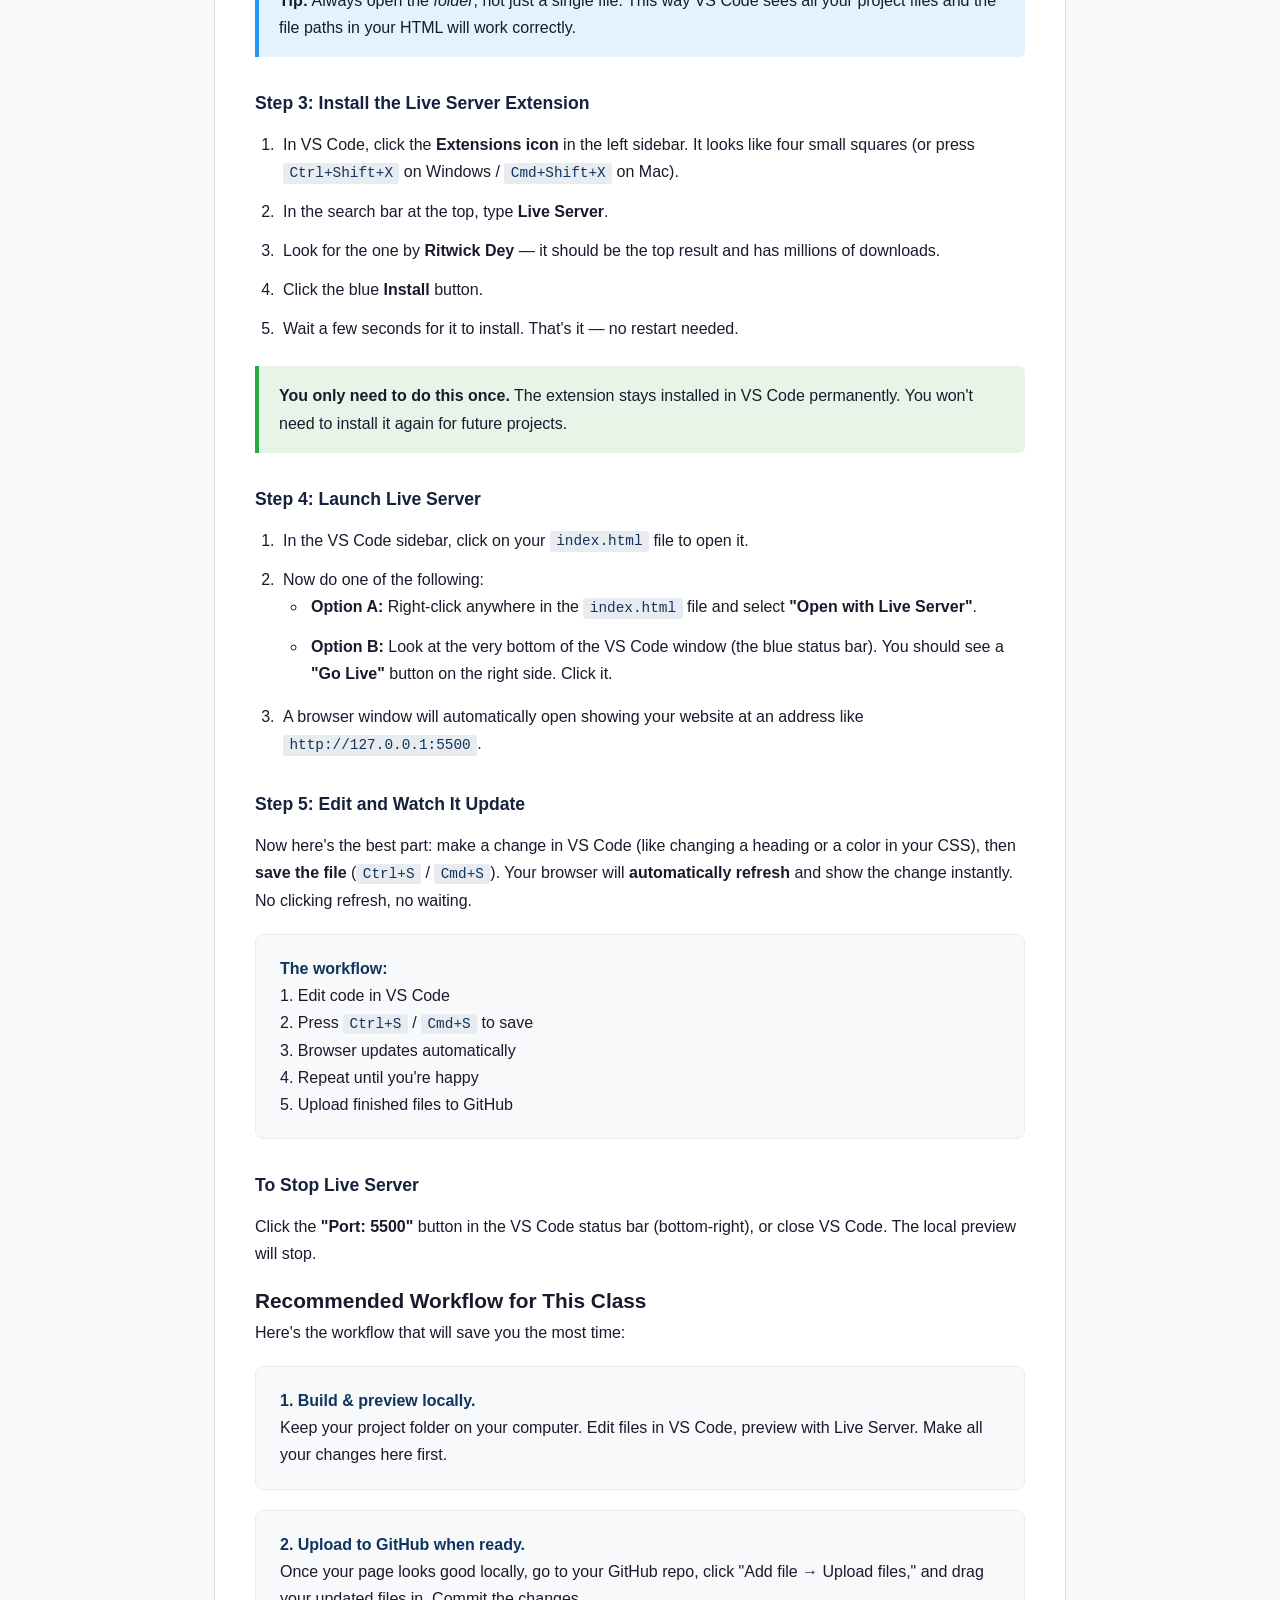
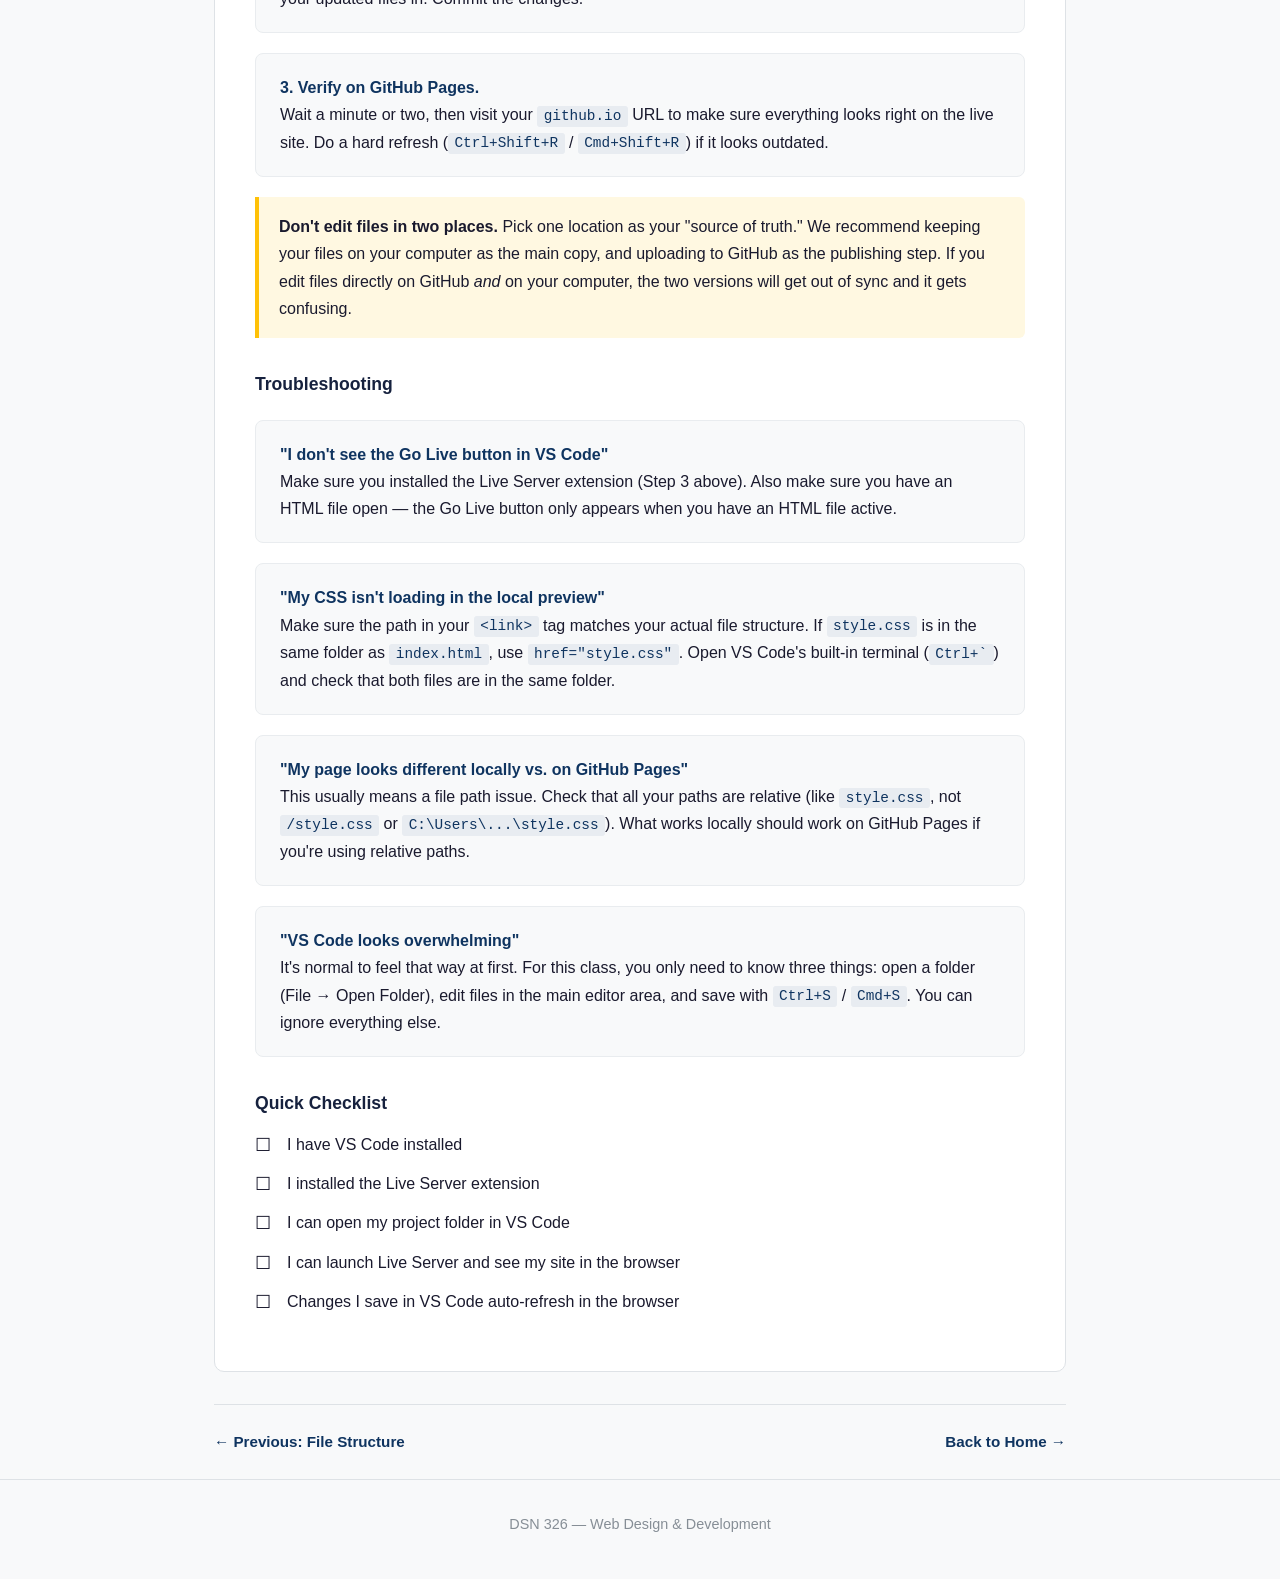
<file: 08-previewing-your-work.html>
<!DOCTYPE html>
<html lang="en">
<head>
  <meta charset="UTF-8">
  <meta name="viewport" content="width=device-width, initial-scale=1.0">
  <title>Previewing Your Work — DSN 326</title>
  <link rel="stylesheet" href="style.css">
</head>
<body>
  <header>
    <div class="container">
      <p class="course-label">DSN 326 — Step 08</p>
      <h1>Previewing Your Work</h1>
      <p class="subtitle">How to see your website on your own computer before uploading it to GitHub.</p>
    </div>
  </header>

  <main class="container">
    <div class="breadcrumb">
      <a href="index.html">← Back to Getting Started</a>
    </div>

    <div class="page-content">

      <h3>Why Preview Locally?</h3>
      <p>
        Every time you upload files to GitHub and wait for Pages to deploy, it takes a minute or two.
        That adds up fast when you're making lots of small changes. Instead, you can preview your
        site <em>on your own computer</em> before uploading — so you only push files to GitHub when
        you're happy with how they look.
      </p>

      <!-- ============================= -->
      <!-- METHOD 1: JUST OPEN THE FILE  -->
      <!-- ============================= -->

      <h2>Method 1: Just Open the File (No Software Needed)</h2>
      <p>
        This is the absolute simplest way to preview your work. No downloads, no setup.
      </p>

      <ol>
        <li>Find your <code>index.html</code> file on your computer (in Finder on Mac, or File Explorer on Windows).</li>
        <li><strong>Double-click it.</strong> It will open in your default web browser.</li>
        <li>You'll see your page rendered just like a real website. The URL bar will show a local file path instead of a web address — that's normal.</li>
        <li>When you make changes to your HTML or CSS, <strong>save the file</strong> in your text editor, then go back to the browser and <strong>refresh the page</strong> (F5 or Cmd+R / Ctrl+R).</li>
      </ol>

      <div class="tip">
        <strong>This works great for:</strong> Quick checks, simple edits, or if you don't want to install anything. The only downside is you have to manually refresh the browser every time you change something.
      </div>

      <!-- ============================= -->
      <!-- METHOD 2: VS CODE             -->
      <!-- ============================= -->

      <h2>Method 2: VS Code + Live Server (Recommended)</h2>
      <p>
        <strong>Visual Studio Code</strong> (VS Code) is a free code editor made by Microsoft.
        It's the most popular editor for web development, and with one extension called
        <strong>Live Server</strong>, it can auto-refresh your browser every time you save a file —
        so you see changes instantly.
      </p>

      <h3>Step 1: Download VS Code</h3>
      <ol>
        <li>Go to <a href="https://code.visualstudio.com" target="_blank" rel="noopener">code.visualstudio.com</a>.</li>
        <li>Click the big <strong>Download</strong> button. It will detect whether you're on Mac or Windows automatically.</li>
        <li>
          <strong>Mac:</strong> Open the downloaded <code>.zip</code> file. Drag the "Visual Studio Code" app into your Applications folder. Then open it from Applications.
        </li>
        <li>
          <strong>Windows:</strong> Run the downloaded <code>.exe</code> installer. Click through the setup wizard (the defaults are fine). Check the box that says "Add to PATH" if you see it.
        </li>
      </ol>

      <h3>Step 2: Open Your Project Folder</h3>
      <ol>
        <li>Open VS Code.</li>
        <li>Go to <strong>File → Open Folder</strong> (on Mac: <strong>File → Open…</strong>).</li>
        <li>Navigate to the folder on your computer that contains your project files (<code>index.html</code>, <code>style.css</code>, etc.) and select it.</li>
        <li>You'll see your files listed in the <strong>sidebar on the left</strong>. Click any file to open it in the editor.</li>
      </ol>

      <div class="tip">
        <strong>Tip:</strong> Always open the <em>folder</em>, not just a single file. This way VS Code sees all your project files and the file paths in your HTML will work correctly.
      </div>

      <h3>Step 3: Install the Live Server Extension</h3>
      <ol>
        <li>In VS Code, click the <strong>Extensions icon</strong> in the left sidebar. It looks like four small squares (or press <code>Ctrl+Shift+X</code> on Windows / <code>Cmd+Shift+X</code> on Mac).</li>
        <li>In the search bar at the top, type <strong>Live Server</strong>.</li>
        <li>Look for the one by <strong>Ritwick Dey</strong> — it should be the top result and has millions of downloads.</li>
        <li>Click the blue <strong>Install</strong> button.</li>
        <li>Wait a few seconds for it to install. That's it — no restart needed.</li>
      </ol>

      <div class="note">
        <strong>You only need to do this once.</strong> The extension stays installed in VS Code permanently. You won't need to install it again for future projects.
      </div>

      <h3>Step 4: Launch Live Server</h3>
      <ol>
        <li>In the VS Code sidebar, click on your <code>index.html</code> file to open it.</li>
        <li>Now do one of the following:
          <ul>
            <li><strong>Option A:</strong> Right-click anywhere in the <code>index.html</code> file and select <strong>"Open with Live Server"</strong>.</li>
            <li><strong>Option B:</strong> Look at the very bottom of the VS Code window (the blue status bar). You should see a <strong>"Go Live"</strong> button on the right side. Click it.</li>
          </ul>
        </li>
        <li>A browser window will automatically open showing your website at an address like <code>http://127.0.0.1:5500</code>.</li>
      </ol>

      <h3>Step 5: Edit and Watch It Update</h3>
      <p>
        Now here's the best part: make a change in VS Code (like changing a heading or a color in your CSS), then <strong>save the file</strong> (<code>Ctrl+S</code> / <code>Cmd+S</code>). Your browser will <strong>automatically refresh</strong> and show the change instantly. No clicking refresh, no waiting.
      </p>

      <div class="step-block">
        <strong>The workflow:</strong><br>
        1. Edit code in VS Code<br>
        2. Press <code>Ctrl+S</code> / <code>Cmd+S</code> to save<br>
        3. Browser updates automatically<br>
        4. Repeat until you're happy<br>
        5. Upload finished files to GitHub
      </div>

      <h3>To Stop Live Server</h3>
      <p>
        Click the <strong>"Port: 5500"</strong> button in the VS Code status bar (bottom-right),
        or close VS Code. The local preview will stop.
      </p>

      <!-- ============================= -->
      <!-- RECOMMENDED WORKFLOW           -->
      <!-- ============================= -->

      <h2>Recommended Workflow for This Class</h2>

      <p>Here's the workflow that will save you the most time:</p>

      <div class="step-block">
        <strong>1. Build &amp; preview locally.</strong><br>
        Keep your project folder on your computer. Edit files in VS Code, preview with Live Server.
        Make all your changes here first.
      </div>

      <div class="step-block">
        <strong>2. Upload to GitHub when ready.</strong><br>
        Once your page looks good locally, go to your GitHub repo, click "Add file → Upload files,"
        and drag your updated files in. Commit the changes.
      </div>

      <div class="step-block">
        <strong>3. Verify on GitHub Pages.</strong><br>
        Wait a minute or two, then visit your <code>github.io</code> URL to make sure everything
        looks right on the live site. Do a hard refresh (<code>Ctrl+Shift+R</code> / <code>Cmd+Shift+R</code>) if it looks outdated.
      </div>

      <div class="warning">
        <strong>Don't edit files in two places.</strong> Pick one location as your "source of truth."
        We recommend keeping your files on your computer as the main copy, and uploading to GitHub
        as the publishing step. If you edit files directly on GitHub <em>and</em> on your computer,
        the two versions will get out of sync and it gets confusing.
      </div>

      <!-- ============================= -->
      <!-- TROUBLESHOOTING               -->
      <!-- ============================= -->

      <h3>Troubleshooting</h3>

      <div class="step-block">
        <strong>"I don't see the Go Live button in VS Code"</strong><br>
        Make sure you installed the Live Server extension (Step 3 above). Also make sure you have an HTML file open — the Go Live button only appears when you have an HTML file active.
      </div>

      <div class="step-block">
        <strong>"My CSS isn't loading in the local preview"</strong><br>
        Make sure the path in your <code>&lt;link&gt;</code> tag matches your actual file structure. If <code>style.css</code> is in the same folder as <code>index.html</code>, use <code>href="style.css"</code>. Open VS Code's built-in terminal (<code>Ctrl+`</code>) and check that both files are in the same folder.
      </div>

      <div class="step-block">
        <strong>"My page looks different locally vs. on GitHub Pages"</strong><br>
        This usually means a file path issue. Check that all your paths are relative (like <code>style.css</code>, not <code>/style.css</code> or <code>C:\Users\...\style.css</code>). What works locally should work on GitHub Pages if you're using relative paths.
      </div>

      <div class="step-block">
        <strong>"VS Code looks overwhelming"</strong><br>
        It's normal to feel that way at first. For this class, you only need to know three things: open a folder (File → Open Folder), edit files in the main editor area, and save with <code>Ctrl+S</code> / <code>Cmd+S</code>. You can ignore everything else.
      </div>

      <h3>Quick Checklist</h3>
      <ul class="checklist">
        <li>I have VS Code installed</li>
        <li>I installed the Live Server extension</li>
        <li>I can open my project folder in VS Code</li>
        <li>I can launch Live Server and see my site in the browser</li>
        <li>Changes I save in VS Code auto-refresh in the browser</li>
      </ul>

    </div>

    <nav class="page-nav">
      <a href="07-file-structure.html">← Previous: File Structure</a>
      <a href="index.html">Back to Home →</a>
    </nav>
  </main>

  <footer>
    <div class="container">
      <p>DSN 326 — Web Design &amp; Development</p>
    </div>
  </footer>
</body>
</html>
</file>
<file: style.css>
/* ============================================
   DSN 326 — Getting Started with GitHub Pages
   ============================================ */

/* --- Reset & Base --- */
*, *::before, *::after {
  box-sizing: border-box;
  margin: 0;
  padding: 0;
}

html {
  font-size: 16px;
  scroll-behavior: smooth;
}

body {
  font-family: -apple-system, BlinkMacSystemFont, "Segoe UI", Roboto, "Helvetica Neue", Arial, sans-serif;
  line-height: 1.7;
  color: #1a1a2e;
  background: #f8f9fa;
}

/* --- Layout --- */
.container {
  max-width: 900px;
  margin: 0 auto;
  padding: 0 1.5rem;
}

/* --- Header --- */
header {
  background: linear-gradient(135deg, #1a1a2e 0%, #16213e 50%, #0f3460 100%);
  color: #fff;
  padding: 3rem 0;
  text-align: center;
}

header .course-label {
  display: inline-block;
  background: rgba(255,255,255,0.15);
  padding: 0.25rem 0.75rem;
  border-radius: 4px;
  font-size: 0.85rem;
  font-weight: 600;
  letter-spacing: 0.05em;
  text-transform: uppercase;
  margin-bottom: 1rem;
}

header h1 {
  font-size: 2.25rem;
  font-weight: 700;
  margin-bottom: 0.75rem;
  line-height: 1.2;
}

header .subtitle {
  font-size: 1.1rem;
  opacity: 0.85;
  max-width: 600px;
  margin: 0 auto;
}

/* --- Main Content --- */
main {
  padding: 3rem 0;
}

section {
  margin-bottom: 3rem;
}

h2 {
  font-size: 1.5rem;
  font-weight: 700;
  margin-bottom: 1rem;
  color: #1a1a2e;
  border-bottom: 3px solid #0f3460;
  padding-bottom: 0.5rem;
  display: inline-block;
}

section > h2 {
  display: block;
}

p {
  margin-bottom: 1rem;
}

code {
  background: #e8ecf1;
  padding: 0.15rem 0.4rem;
  border-radius: 3px;
  font-size: 0.9em;
  font-family: "SF Mono", "Fira Code", "Fira Mono", Menlo, Consolas, monospace;
  color: #0f3460;
}

/* --- Step Cards --- */
.card-grid {
  display: grid;
  grid-template-columns: repeat(auto-fill, minmax(260px, 1fr));
  gap: 1.25rem;
  margin-top: 1.5rem;
}

.step-card {
  background: #fff;
  border: 1px solid #dee2e6;
  border-radius: 10px;
  padding: 1.5rem;
  text-decoration: none;
  color: inherit;
  transition: transform 0.15s ease, box-shadow 0.15s ease;
  display: block;
}

.step-card:hover {
  transform: translateY(-3px);
  box-shadow: 0 6px 20px rgba(0,0,0,0.08);
  border-color: #0f3460;
}

.step-number {
  display: inline-block;
  background: #0f3460;
  color: #fff;
  font-size: 0.8rem;
  font-weight: 700;
  padding: 0.2rem 0.6rem;
  border-radius: 4px;
  margin-bottom: 0.75rem;
}

.step-card h3 {
  font-size: 1.15rem;
  margin-bottom: 0.5rem;
  color: #1a1a2e;
}

.step-card p {
  font-size: 0.9rem;
  color: #495057;
  margin-bottom: 0;
}

/* --- Lists --- */
ul {
  margin-left: 1.5rem;
  margin-bottom: 1rem;
}

li {
  margin-bottom: 0.4rem;
}

/* --- Notes / Callouts --- */
.note {
  background: #e7f5e9;
  border-left: 4px solid #28a745;
  padding: 1rem 1.25rem;
  border-radius: 0 6px 6px 0;
  margin-top: 1rem;
}

.warning {
  background: #fff8e1;
  border-left: 4px solid #ffc107;
  padding: 1rem 1.25rem;
  border-radius: 0 6px 6px 0;
  margin-top: 1rem;
}

.tip {
  background: #e3f2fd;
  border-left: 4px solid #2196f3;
  padding: 1rem 1.25rem;
  border-radius: 0 6px 6px 0;
  margin-top: 1rem;
}

/* --- Content Pages --- */
.page-content {
  background: #fff;
  border-radius: 10px;
  padding: 2.5rem;
  border: 1px solid #dee2e6;
  margin-bottom: 2rem;
}

.page-content h2 {
  border-bottom: none;
  display: inline;
  font-size: 1.3rem;
}

.page-content h3 {
  font-size: 1.1rem;
  margin-top: 2rem;
  margin-bottom: 0.75rem;
  color: #16213e;
}

.page-content ol {
  margin-left: 1.5rem;
  margin-bottom: 1.5rem;
}

.page-content ol li {
  margin-bottom: 0.75rem;
  padding-left: 0.25rem;
}

/* --- Step Instruction Blocks --- */
.step-block {
  background: #f8f9fa;
  border: 1px solid #e9ecef;
  border-radius: 8px;
  padding: 1.25rem 1.5rem;
  margin: 1.25rem 0;
}

.step-block strong {
  color: #0f3460;
}

/* --- Navigation --- */
.page-nav {
  display: flex;
  justify-content: space-between;
  align-items: center;
  padding: 1.5rem 0;
  border-top: 1px solid #dee2e6;
  margin-top: 2rem;
}

.page-nav a {
  color: #0f3460;
  text-decoration: none;
  font-weight: 600;
  font-size: 0.95rem;
  display: inline-flex;
  align-items: center;
  gap: 0.4rem;
  transition: color 0.15s;
}

.page-nav a:hover {
  color: #1a73e8;
}

.breadcrumb {
  margin-bottom: 1.5rem;
}

.breadcrumb a {
  color: #0f3460;
  text-decoration: none;
  font-size: 0.9rem;
}

.breadcrumb a:hover {
  text-decoration: underline;
}

.breadcrumb span {
  color: #868e96;
  font-size: 0.9rem;
}

/* --- Code Blocks --- */
pre {
  background: #1a1a2e;
  color: #e0e0e0;
  padding: 1.25rem 1.5rem;
  border-radius: 8px;
  overflow-x: auto;
  font-size: 0.9rem;
  line-height: 1.6;
  margin: 1rem 0;
  font-family: "SF Mono", "Fira Code", "Fira Mono", Menlo, Consolas, monospace;
}

pre code {
  background: none;
  color: inherit;
  padding: 0;
}

/* --- Checklist --- */
.checklist {
  list-style: none;
  margin-left: 0;
}

.checklist li {
  position: relative;
  padding-left: 2rem;
  margin-bottom: 0.75rem;
}

.checklist li::before {
  content: "☐";
  position: absolute;
  left: 0;
  font-size: 1.1rem;
}

/* --- Footer --- */
footer {
  border-top: 1px solid #dee2e6;
  padding: 2rem 0;
  text-align: center;
  color: #868e96;
  font-size: 0.9rem;
}

/* --- Responsive --- */
@media (max-width: 600px) {
  header h1 {
    font-size: 1.6rem;
  }

  .card-grid {
    grid-template-columns: 1fr;
  }

  .page-content {
    padding: 1.5rem;
  }
}
</file>
